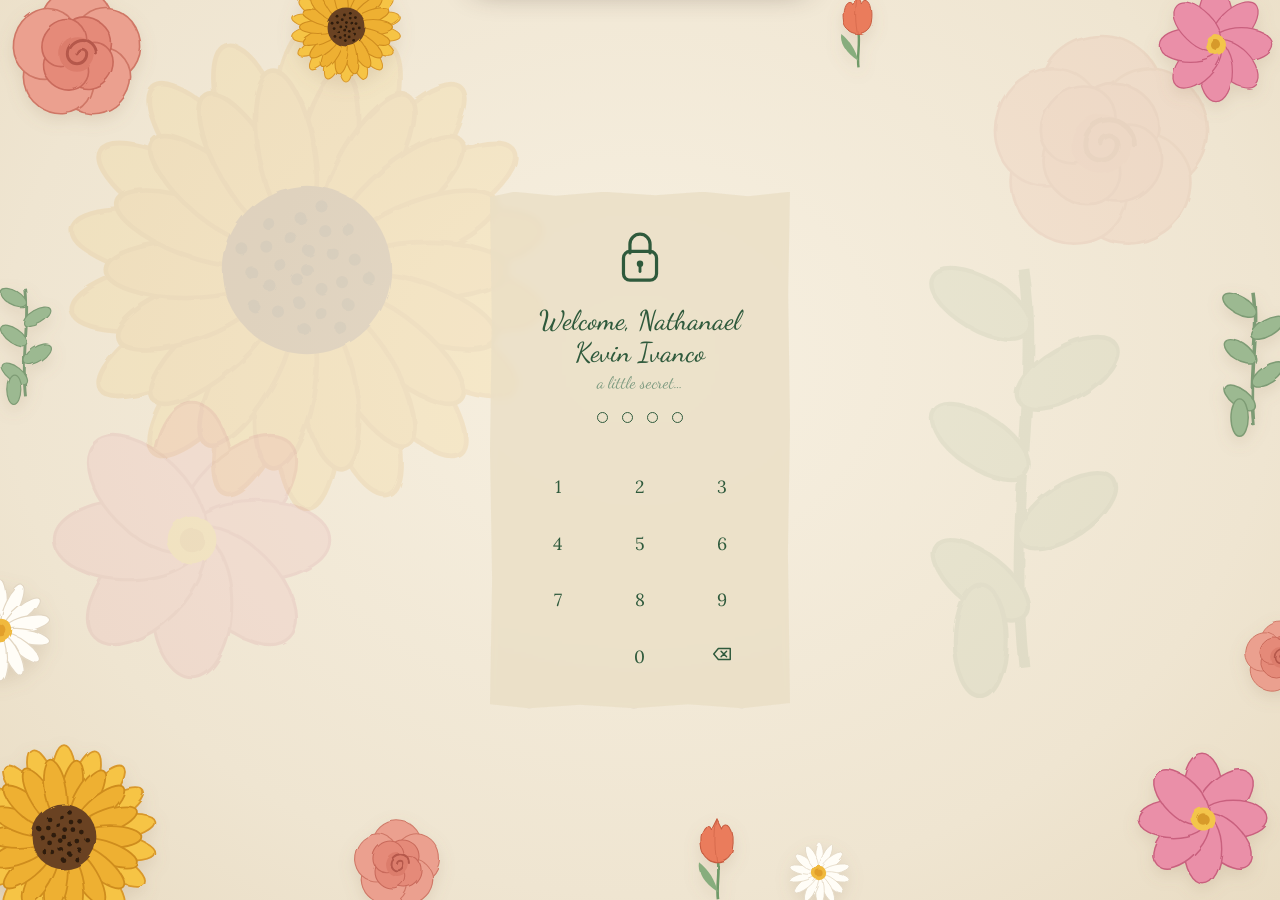
<file: index.html>
<!doctype html>
<html lang="en">
<head>
  <meta charset="utf-8" />
  <meta name="viewport" content="width=device-width, initial-scale=1, viewport-fit=cover" />
  <title>for Vin ♡ 1000 days</title>
  <meta name="description" content="a little secret, only for you." />
  <meta name="theme-color" content="#f4ecdc" />
  <link rel="icon" href="data:image/svg+xml,<svg xmlns='http://www.w3.org/2000/svg' viewBox='0 0 100 100'><text y='.9em' font-size='90'>💌</text></svg>" />
  <link rel="preconnect" href="https://fonts.googleapis.com" />
  <link rel="preconnect" href="https://fonts.gstatic.com" crossorigin />
  <link href="https://fonts.googleapis.com/css2?family=Caveat:wght@400;600&family=Cormorant+Garamond:ital,wght@0,400;0,500;0,600;1,400;1,500&family=Dancing+Script:wght@500;700&family=Jost:wght@400;500&family=Lora:ital@0;1&display=swap" rel="stylesheet" />
  <link rel="stylesheet" href="css/style.css" />
</head>
<body class="intro">

  <!-- shared svg filters -->
  <svg width="0" height="0" style="position:absolute" aria-hidden="true">
    <filter id="wc"><feTurbulence type="fractalNoise" baseFrequency="0.035" numOctaves="2" seed="4"/><feDisplacementMap in="SourceGraphic" scale="5"/></filter>
  </svg>


  <!-- ♪ music pill -->
  <div class="pill" id="pill" aria-label="music player">
    <div class="pill-disc" id="pillDisc"><span></span></div>
    <button class="pill-meta" id="pillMeta" type="button">
      <small id="pillLabel">our song</small>
      <span id="pillTitle">Tap here to play</span>
    </button>
    <button class="pill-btn" id="pillRew" type="button" aria-label="back 10 seconds">
      <svg viewBox="0 0 24 24"><path d="M11 6 4 12l7 6V6Zm9 0-7 6 7 6V6Z"/></svg><i>10</i>
    </button>
    <button class="pill-play" id="pillPlay" type="button" aria-label="play / pause">
      <svg class="i-play" viewBox="0 0 24 24"><path d="M8 5v14l11-7z"/></svg>
      <svg class="i-pause" viewBox="0 0 24 24"><path d="M7 5h4v14H7zM13 5h4v14h-4z"/></svg>
    </button>
    <button class="pill-btn" id="pillFwd" type="button" aria-label="forward 10 seconds">
      <svg viewBox="0 0 24 24"><path d="M13 6l7 6-7 6V6ZM4 6l7 6-7 6V6Z"/></svg><i>10</i>
    </button>
  </div>

  <!-- ================= 1 · LOCK ================= -->
  <section class="scene scene-lock is-active" id="scene-lock">
    <div class="flower-field" id="flowerField" aria-hidden="true"></div>
    <div class="lock-card">
      <div class="padlock" id="padlock" aria-hidden="true">
        <svg viewBox="0 0 64 80">
          <path class="shackle" d="M18 36V24a14 14 0 0 1 28 0v12" fill="none" stroke="currentColor" stroke-width="4.5" stroke-linecap="round"/>
          <rect x="9" y="34" width="46" height="40" rx="9" fill="none" stroke="currentColor" stroke-width="4.5"/>
          <circle cx="32" cy="51" r="4.5" fill="currentColor"/>
          <path d="M32 54v8" stroke="currentColor" stroke-width="4" stroke-linecap="round"/>
        </svg>
      </div>
      <h1 class="lock-title">Welcome, <span id="lockName"></span></h1>
      <p class="lock-sub">a little secret…</p>
      <div class="dots" id="dots"><i></i><i></i><i></i><i></i></div>
      <p class="lock-hint" id="lockHint"></p>
      <div class="keypad" id="keypad">
        <button type="button">1</button><button type="button">2</button><button type="button">3</button>
        <button type="button">4</button><button type="button">5</button><button type="button">6</button>
        <button type="button">7</button><button type="button">8</button><button type="button">9</button>
        <span></span><button type="button">0</button>
        <button type="button" data-k="back" aria-label="delete">
          <svg viewBox="0 0 24 24"><path d="M21 6H8l-5 6 5 6h13z M11 9l6 6 M17 9l-6 6" fill="none" stroke="currentColor" stroke-width="1.6" stroke-linejoin="round" stroke-linecap="round"/></svg>
        </button>
      </div>
    </div>
  </section>

  <!-- ================= 2 · ENVELOPE ================= -->
  <section class="scene scene-envelope" id="scene-envelope">
    <div class="env-stage">
      <button class="envelope" id="envelope" type="button" aria-label="open the envelope">
        <span class="env-back"></span>
        <span class="env-letter">
          <span class="env-letter-lines"></span>
          <span class="env-letter-flower">❀</span>
        </span>
        <span class="env-pocket"></span>
        <span class="env-flap"></span>
        <span class="env-seal"><svg viewBox="0 0 24 24"><path d="M12 20s-7-4.4-7-10a4 4 0 0 1 7-2.6A4 4 0 0 1 19 10c0 5.6-7 10-7 10z"/></svg></span>
      </button>
      <p class="env-tip" id="envTip">for you — tap to open</p>
    </div>
  </section>

  <!-- ================= 3 · LETTER ================= -->
  <section class="scene scene-letter" id="scene-letter">
    <div class="letter-wrap">
      <div class="clip" aria-hidden="true">
        <svg viewBox="0 0 30 80"><path d="M10 70V16a6 6 0 0 1 12 0v52a9 9 0 0 1-18 0V22" fill="none" stroke="#c9a14f" stroke-width="3" stroke-linecap="round"/></svg>
      </div>
      <div class="letter-shadow">
        <article class="letter">
          <div class="letter-in">
            <header class="letter-head">
              <div class="addr">
                <p><small>to:</small> <span id="letterTo"></span></p>
                <p><small>from:</small> <span id="letterFrom"></span></p>
              </div>
              <div class="stamp" aria-hidden="true">
                <div class="stamp-in"><img src="assets/photos/p6.jpg" alt="" /><small>1000 days</small></div>
              </div>
            </header>
            <div class="ruled" id="letterBody"></div>
            <p class="signoff" id="letterSign"></p>
            <aside class="lyrics" id="lyrics">
              <span class="lyrics-note">♪</span>
              <div id="lyricsLines"></div>
              <small id="lyricsSong"></small>
            </aside>
          </div>
        </article>
      </div>
      <div class="letter-actions">
        <button class="ghost-btn" id="skipLetter" type="button">show the whole letter</button>
        <button class="solid-btn" id="toWorld" type="button">there's more for you&nbsp; ♡</button>
      </div>
    </div>
  </section>

  <!-- ================= 4+ · THE LITTLE WORLD ================= -->
  <main class="world" id="world">
    <div class="floaters" id="floaters" aria-hidden="true"></div>

    <header class="topbar">
      <span class="brand">1000 days.</span>
      <span class="topnote"><i></i> a keepsake for my favourite person</span>
    </header>

    <!-- hero -->
    <section class="hero" id="hero">
      <p class="kicker">ILY <span class="js-to"></span> · this is only for you</p>
      <h2 class="hero-title">You have no idea how much I love you <span class="lt">&lt;3</span></h2>
      <p class="hero-sub">So I made you a little world.<br />Every piece of it says you.</p>
      <div class="stack" id="stack" title="tap me"></div>
      <p class="stack-tip">tap the photos ↺</p>
      <a class="solid-btn" href="#counter">Unwrap your surprise&nbsp; ↓</a>
      <p class="madeby">Made with love, by <span class="js-from"></span></p>
    </section>

    <!-- counter -->
    <section class="counter reveal" id="counter">
      <p class="eyebrow">we've been us for</p>
      <div class="count-grid">
        <div><b id="cDays">0</b><span>days</span></div>
        <div><b id="cHours">0</b><span>hours</span></div>
        <div><b id="cMins">0</b><span>minutes</span></div>
        <div><b id="cSecs">0</b><span>seconds</span></div>
      </div>
      <p class="count-note" id="countNote"></p>
      <ul class="count-facts">
        <li><b id="fHours"></b> hours of choosing each other</li>
        <li><b id="fBeats"></b> of my heartbeats (approx.) — all yours</li>
        <li><b>∞</b> times I'd do it all again</li>
      </ul>
    </section>

    <!-- polaroids -->
    <section class="gallery reveal" id="gallery">
      <p class="eyebrow">little pieces of us</p>
      <h3 class="section-title">our wall of favourites</h3>
      <div class="wall" id="wall"></div>
    </section>

    <!-- certificate -->
    <section class="cert-section reveal" id="certSection">
      <p class="eyebrow">official business</p>
      <div class="cert-scroll">
        <div class="cert" id="cert">
          <div class="cert-frame">
            <span class="corner tl"></span><span class="corner tr"></span><span class="corner bl"></span><span class="corner br"></span>
            <p class="cert-kicker" id="certKicker"></p>
            <h3 class="cert-title" id="certTitle"></h3>
            <p class="cert-sub" id="certSub"></p>
            <div class="cert-orn">— ❦ —</div>
            <p class="cert-lead" id="certLead"></p>
            <p class="cert-name js-to"></p>
            <p class="cert-line" id="certLine"></p>
            <div class="cert-foot">
              <div class="cert-col"><p class="cert-date" id="certDate"></p><small>made official on</small></div>
              <div class="seal" aria-hidden="true">
                <svg viewBox="0 0 120 120" id="sealSvg"></svg>
              </div>
              <div class="cert-col"><p class="cert-sign js-from"></p><small>signed with all my love</small></div>
            </div>
            <p class="cert-footer" id="certFooter"></p>
          </div>
        </div>
      </div>
      <button class="ghost-btn" id="saveCert" type="button">⤓&nbsp; Save your certificate</button>
    </section>

    <!-- mixtape -->
    <section class="mixtape reveal" id="mixtape">
      <p class="eyebrow">press play</p>
      <h3 class="section-title">a mixtape, just for you</h3>
      <div class="cassette" id="cassette">
        <div class="cas-label">
          <span class="cas-title" id="casLabel"></span>
          <span class="cas-lines"></span>
          <div class="cas-window">
            <span class="reel"></span><span class="cas-tape"></span><span class="reel"></span>
          </div>
        </div>
        <div class="cas-bottom"><i></i><i></i><i></i><i></i></div>
      </div>
      <div class="deck">
        <button type="button" id="mixPrev" aria-label="previous track">⏮</button>
        <button type="button" id="mixPlay" class="deck-play" aria-label="play mixtape">▶</button>
        <button type="button" id="mixNext" aria-label="next track">⏭</button>
      </div>
      <ol class="tracks" id="tracks"></ol>
      <div class="liner">
        <p id="linerNote"></p>
      </div>
    </section>

    <!-- riddle -->
    <section class="riddle-section reveal" id="riddle">
      <p class="eyebrow">one more thing…</p>
      <h3 class="section-title">your next gift is hiding behind a riddle</h3>
      <div class="riddle-card" id="riddleCard">
        <div class="riddle-q" id="riddleQ"></div>
        <form class="riddle-form" id="riddleForm" autocomplete="off">
          <input id="riddleInput" type="text" placeholder="type your answer…" aria-label="your answer" />
          <button class="solid-btn" type="submit">unlock</button>
        </form>
        <p class="riddle-hint" id="riddleHint"></p>
      </div>
      <div class="coupon-zone" id="couponZone">
        <div class="coupon" id="coupon">
          <div class="cp-main">
            <small class="cp-kicker">gift coupon · for <span class="js-nick"></span></small>
            <p class="cp-title" id="cpTitle"></p>
            <p class="cp-amount" id="cpAmount"></p>
            <p class="cp-fine" id="cpFine"></p>
          </div>
          <div class="cp-stub">
            <small>admit one</small>
            <b>♡</b>
            <small id="cpSerial"></small>
          </div>
        </div>
        <p class="cp-redeem" id="cpRedeem"></p>
        <button class="ghost-btn" id="saveCoupon" type="button">⤓&nbsp; Save your coupon</button>
      </div>
    </section>

    <!-- finale -->
    <section class="finale reveal" id="finale">
      <p class="finale-script">here's to the next 1000 days</p>
      <p class="finale-sub">and the thousand after that…</p>
      <p class="finale-day" id="finaleDay"></p>
      <div class="finale-actions">
        <button class="ghost-btn" id="rereadLetter" type="button">read the letter again</button>
        <button class="ghost-btn" id="restart" type="button">start from the very beginning ↺</button>
      </div>
      <p class="madeby">forever yours, <span class="js-from"></span> ♡</p>
    </section>
  </main>

  <!-- back / next -->
  <nav class="step-nav" id="stepNav" aria-label="back and next">
    <button type="button" id="navBack" aria-label="back">‹&nbsp; back</button>
    <span id="navCount"></span>
    <button type="button" id="navNext" aria-label="next">next &nbsp;›</button>
  </nav>

  <!-- lightbox -->
  <div class="lightbox" id="lightbox" role="dialog" aria-modal="true" aria-label="photo">
    <figure class="lb-polaroid" id="lbFig"></figure>
    <p class="lb-tip">tap anywhere to close</p>
  </div>

  <canvas id="fx" aria-hidden="true"></canvas>

  <script src="js/config.js"></script>
  <script src="js/vendor/html2canvas.min.js" defer></script>
  <script src="js/app.js" defer></script>
</body>
</html>
</file>
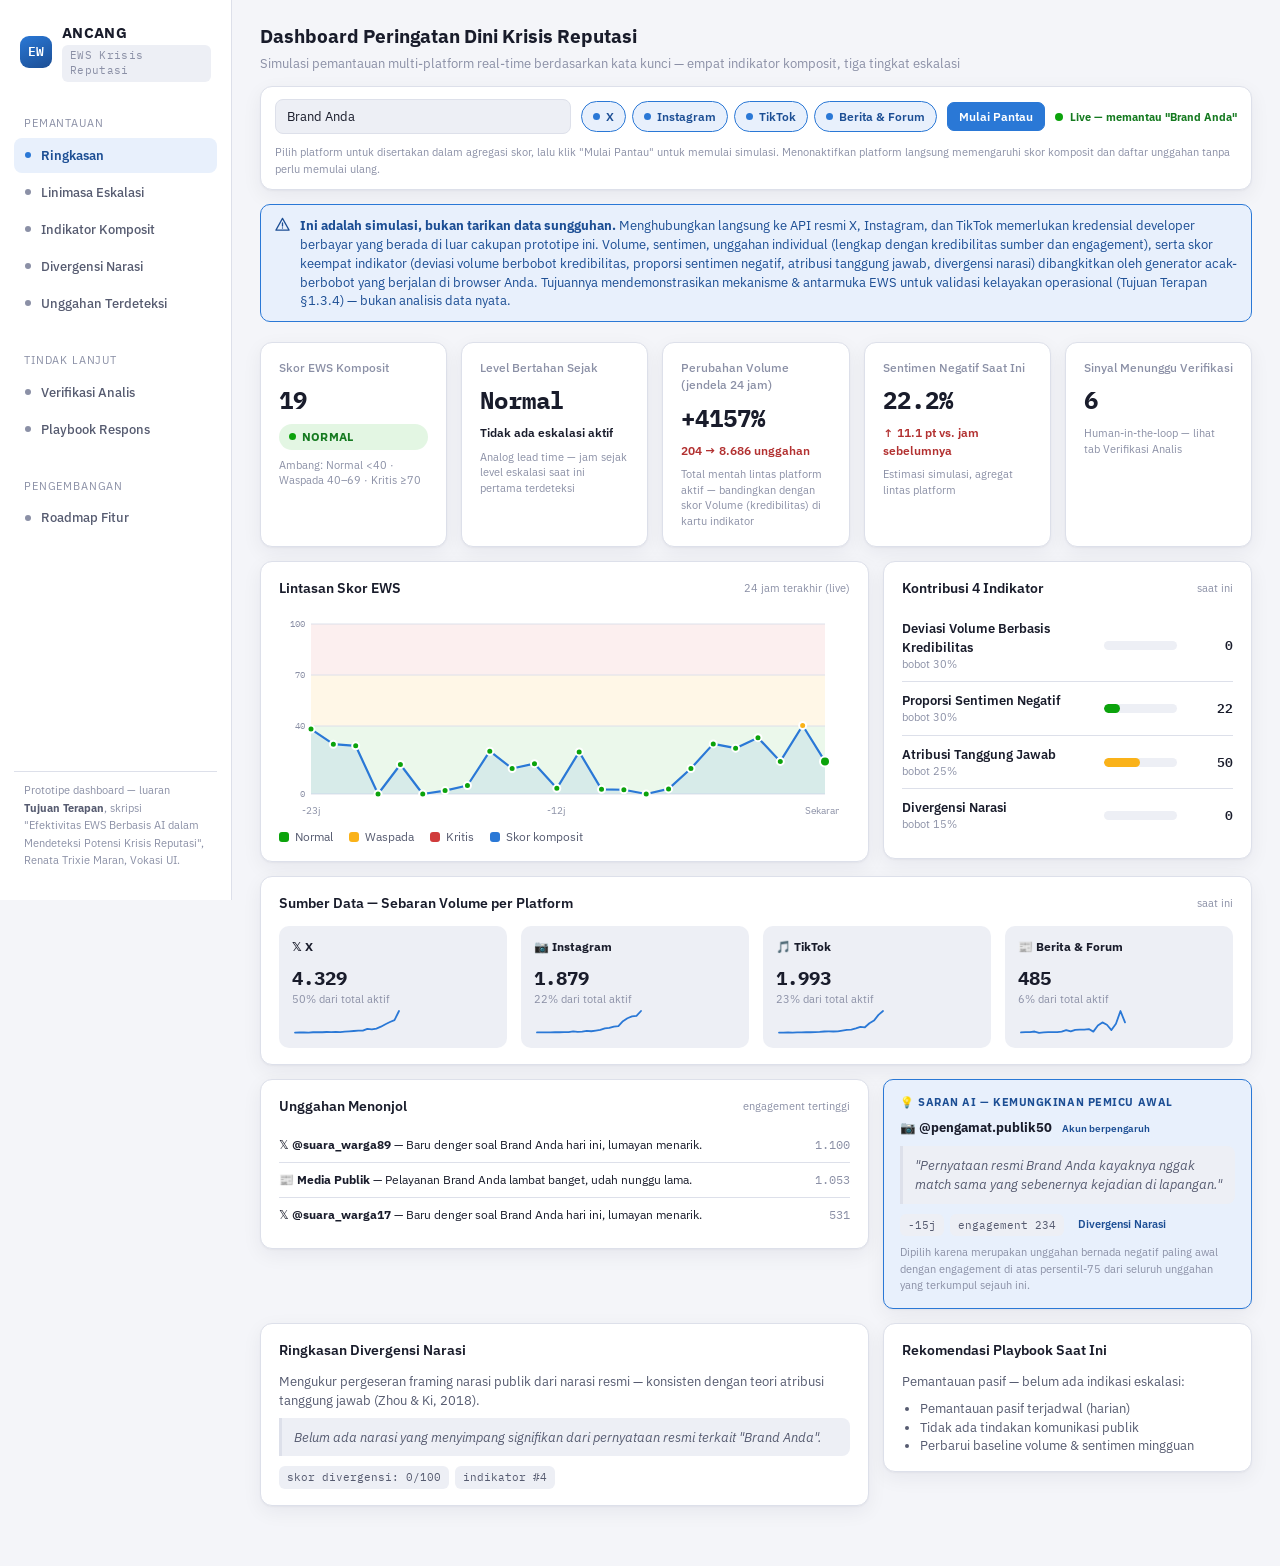
<file: ews-dashboard/index.html>
<!DOCTYPE html>
<html lang="id">
<head>
<meta charset="UTF-8">
<meta name="viewport" content="width=device-width, initial-scale=1.0">
<title>ANCANG — Prototipe Dashboard Early Warning System PR</title>
<link rel="preconnect" href="https://fonts.googleapis.com">
<link rel="preconnect" href="https://fonts.gstatic.com" crossorigin>
<link href="https://fonts.googleapis.com/css2?family=IBM+Plex+Sans:wght@400;500;600;700&family=IBM+Plex+Mono:wght@400;500;600&display=swap" rel="stylesheet">
<style>
  :root{
    --bg:#f4f5f9;
    --surface:#ffffff;
    --surface-2:#edeff5;
    --border:#dde0ea;
    --text:#191c2b;
    --text-2:#565b70;
    --text-muted:#8b90a6;
    --accent:#2a78d6;
    --accent-soft:#e8f0fc;
    --accent-ink:#1c4e94;
    --good:#0ca30c;
    --good-ink:#157a20;
    --good-soft:#e3f6e3;
    --warn:#fab219;
    --warn-ink:#8a5a00;
    --warn-soft:#fdf1d8;
    --crit:#d03b3b;
    --crit-ink:#b23030;
    --crit-soft:#fbe6e3;
    --shadow: 0 1px 2px rgba(20,22,45,0.04), 0 6px 20px rgba(20,22,45,0.06);
    --font-ui: 'IBM Plex Sans', system-ui, -apple-system, 'Segoe UI', sans-serif;
    --font-mono: 'IBM Plex Mono', 'SFMono-Regular', Consolas, monospace;
  }
  @media (prefers-color-scheme: dark){
    :root:not([data-theme="light"]){
      --bg:#12131c;
      --surface:#191b28;
      --surface-2:#20222f;
      --border:#2c2f42;
      --text:#eceefb;
      --text-2:#b1b4cc;
      --text-muted:#767ba0;
      --accent:#3987e5;
      --accent-soft:#1c2a42;
      --accent-ink:#9cc0f5;
      --good:#0ca30c;
      --good-ink:#3ecf5c;
      --good-soft:#173321;
      --warn:#fab219;
      --warn-ink:#fab219;
      --warn-soft:#3a2c11;
      --crit:#d03b3b;
      --crit-ink:#f0776a;
      --crit-soft:#3d1e1a;
      --shadow: 0 1px 2px rgba(0,0,0,0.3), 0 8px 24px rgba(0,0,0,0.35);
    }
  }
  :root[data-theme="dark"]{
    --bg:#12131c;
    --surface:#191b28;
    --surface-2:#20222f;
    --border:#2c2f42;
    --text:#eceefb;
    --text-2:#b1b4cc;
    --text-muted:#767ba0;
    --accent:#3987e5;
    --accent-soft:#1c2a42;
    --accent-ink:#9cc0f5;
    --good:#0ca30c;
    --good-ink:#3ecf5c;
    --good-soft:#173321;
    --warn:#fab219;
    --warn-ink:#fab219;
    --warn-soft:#3a2c11;
    --crit:#d03b3b;
    --crit-ink:#f0776a;
    --crit-soft:#3d1e1a;
    --shadow: 0 1px 2px rgba(0,0,0,0.3), 0 8px 24px rgba(0,0,0,0.35);
  }
  *{box-sizing:border-box;}
  html,body{margin:0;padding:0;}
  body{
    background:var(--bg);
    color:var(--text);
    font-family:var(--font-ui);
    font-size:14px;
    line-height:1.5;
  }
  ::selection{background:var(--accent-soft);color:var(--accent-ink);}
  h1,h2,h3,h4{font-family:var(--font-ui);margin:0;text-wrap:balance;}
  p{margin:0;}
  .mono{font-family:var(--font-mono);font-variant-numeric:tabular-nums;}
  .app{display:grid;grid-template-columns:232px 1fr;min-height:100vh;}

  /* ---------- Sidebar ---------- */
  .sidebar{
    background:var(--surface);
    border-right:1px solid var(--border);
    padding:20px 14px;
    display:flex;flex-direction:column;
    gap:22px;
    position:sticky;top:0;height:100vh;
    overflow-y:auto;
  }
  .brand{display:flex;align-items:center;gap:10px;padding:2px 6px;}
  .brand-mark{
    width:32px;height:32px;border-radius:9px;
    background:linear-gradient(155deg,var(--accent),var(--accent-ink));
    display:flex;align-items:center;justify-content:center;
    color:#fff;font-family:var(--font-mono);font-weight:600;font-size:13px;
    flex-shrink:0;
  }
  .brand-text .name{font-weight:700;font-size:15px;letter-spacing:0.02em;}
  .brand-text .tag{font-size:10.5px;color:var(--text-muted);letter-spacing:0.03em;}

  .nav{display:flex;flex-direction:column;gap:2px;}
  .nav-label{font-size:10.5px;text-transform:uppercase;letter-spacing:0.08em;color:var(--text-muted);padding:10px 10px 4px;}
  .nav-item{
    display:flex;align-items:center;gap:10px;
    padding:8px 10px;border-radius:8px;cursor:pointer;
    color:var(--text-2);font-size:13px;font-weight:500;
    border:1px solid transparent;
    background:none;text-align:left;width:100%;font-family:var(--font-ui);
  }
  .nav-item:hover{background:var(--surface-2);color:var(--text);}
  .nav-item.active{background:var(--accent-soft);color:var(--accent-ink);font-weight:600;}
  .nav-item .dot{width:6px;height:6px;border-radius:50%;background:var(--text-muted);flex-shrink:0;}
  .nav-item.active .dot{background:var(--accent);}

  .sidebar-foot{margin-top:auto;padding:10px;border-top:1px solid var(--border);font-size:11px;color:var(--text-muted);line-height:1.6;}
  .sidebar-foot b{color:var(--text-2);}

  /* ---------- Main ---------- */
  .main{padding:22px 28px 60px;max-width:1180px;}
  .topbar{margin-bottom:14px;}
  .topbar h1{font-size:19px;font-weight:700;}
  .topbar .sub{font-size:12.5px;color:var(--text-muted);margin-top:3px;}

  /* ---------- Query bar ---------- */
  .query-bar{
    display:flex;align-items:center;gap:10px;flex-wrap:wrap;
    background:var(--surface);border:1px solid var(--border);
    border-radius:12px;padding:12px 14px;box-shadow:var(--shadow);
    margin-bottom:14px;
  }
  .query-bar input[type="text"]{
    flex:1 1 240px;min-width:200px;
    border:1px solid var(--border);border-radius:8px;
    padding:8px 11px;font-family:var(--font-ui);font-size:13px;
    background:var(--surface-2);color:var(--text);outline:none;
  }
  .query-bar input[type="text"]:focus{border-color:var(--accent);}
  .platform-chips{display:flex;gap:6px;flex-wrap:wrap;}
  .chip-toggle{
    display:inline-flex;align-items:center;gap:6px;
    padding:7px 11px;border-radius:999px;
    border:1px solid var(--border);background:var(--surface-2);
    font-size:11.5px;font-weight:600;color:var(--text-2);
    cursor:pointer;user-select:none;font-family:var(--font-ui);
  }
  .chip-toggle .sw{width:7px;height:7px;border-radius:50%;background:var(--text-muted);flex-shrink:0;}
  .chip-toggle.on{background:var(--accent-soft);color:var(--accent-ink);border-color:var(--accent);}
  .chip-toggle.on .sw{background:var(--accent);}
  .live-pill{display:inline-flex;align-items:center;gap:7px;font-size:11px;font-weight:700;color:var(--good-ink);white-space:nowrap;}
  .live-pill .pulse{width:8px;height:8px;border-radius:50%;background:var(--good);animation:blink 1.3s ease-in-out infinite;}
  .live-pill.paused{color:var(--text-muted);}
  .live-pill.paused .pulse{background:var(--text-muted);animation:none;}
  @keyframes blink{0%,100%{opacity:1;}50%{opacity:0.3;}}
  @media (prefers-reduced-motion: reduce){ .live-pill .pulse{animation:none;} }
  .query-hint{width:100%;font-size:11px;color:var(--text-muted);}

  .banner{
    display:flex;gap:10px;align-items:flex-start;
    background:var(--accent-soft);border:1px solid var(--accent);
    border-radius:10px;padding:11px 14px;margin-bottom:20px;
    font-size:12.5px;color:var(--accent-ink);
  }
  .banner svg{flex-shrink:0;margin-top:1px;}

  .tab-panel{display:none;}
  .tab-panel.active{display:block;}

  .grid{display:grid;gap:14px;}
  .kpi-row{grid-template-columns:repeat(5,1fr);}
  @media(max-width:1050px){.kpi-row{grid-template-columns:repeat(2,1fr);}}

  .card{
    background:var(--surface);border:1px solid var(--border);
    border-radius:12px;padding:16px 18px;box-shadow:var(--shadow);
  }
  .card-h{display:flex;align-items:center;justify-content:space-between;margin-bottom:12px;gap:8px;}
  .card-h h3{font-size:13.5px;font-weight:600;}
  .card-h .hint{font-size:11px;color:var(--text-muted);}

  .kpi{display:flex;flex-direction:column;gap:6px;}
  .kpi .label{font-size:11.5px;color:var(--text-muted);font-weight:500;}
  .kpi .value{font-size:24px;font-weight:700;font-family:var(--font-mono);}
  .kpi .delta{font-size:11.5px;font-weight:600;display:flex;align-items:center;gap:4px;}
  .kpi .delta.up{color:var(--crit-ink);}
  .kpi .delta.down{color:var(--good-ink);}
  .kpi .foot{font-size:10.5px;color:var(--text-muted);margin-top:2px;}

  .badge{
    display:inline-flex;align-items:center;gap:6px;
    padding:4px 10px;border-radius:999px;font-size:11.5px;font-weight:700;
    letter-spacing:0.02em;
  }
  .badge .dot{width:7px;height:7px;border-radius:50%;}
  .badge.normal{background:var(--good-soft);color:var(--good-ink);}
  .badge.normal .dot{background:var(--good);}
  .badge.waspada{background:var(--warn-soft);color:var(--warn-ink);}
  .badge.waspada .dot{background:var(--warn);}
  .badge.kritis{background:var(--crit-soft);color:var(--crit-ink);}
  .badge.kritis .dot{background:var(--crit);}

  .two-col{grid-template-columns:1.65fr 1fr;align-items:start;}
  @media(max-width:900px){.two-col{grid-template-columns:1fr;}}

  .legend{display:flex;gap:16px;flex-wrap:wrap;font-size:11.5px;color:var(--text-2);margin-top:8px;}
  .legend .item{display:flex;align-items:center;gap:6px;}
  .legend .sw{width:10px;height:10px;border-radius:3px;}

  .indicator-row{display:flex;align-items:center;gap:12px;padding:9px 0;border-bottom:1px solid var(--border);}
  .indicator-row:last-child{border-bottom:none;}
  .indicator-row .meta{width:190px;flex-shrink:0;}
  .indicator-row .meta .t{font-size:12.5px;font-weight:600;}
  .indicator-row .meta .w{font-size:10.5px;color:var(--text-muted);}
  .bartrack{flex:1;height:9px;border-radius:5px;background:var(--surface-2);overflow:hidden;}
  .barfill{height:100%;border-radius:5px;transition:width 0.4s ease;}
  .indicator-row .val{width:44px;text-align:right;font-family:var(--font-mono);font-weight:600;font-size:12.5px;flex-shrink:0;}

  .section-title{font-size:12px;text-transform:uppercase;letter-spacing:0.06em;color:var(--text-muted);font-weight:600;margin:26px 0 10px;}
  .section-title:first-child{margin-top:0;}

  table{width:100%;border-collapse:collapse;font-size:12.5px;}
  th{text-align:left;font-size:10.5px;text-transform:uppercase;letter-spacing:0.05em;color:var(--text-muted);font-weight:600;padding:0 10px 8px;}
  td{padding:10px;border-top:1px solid var(--border);vertical-align:top;}
  tr td:first-child, th:first-child{padding-left:0;}

  .pill{display:inline-block;padding:2px 8px;border-radius:6px;font-size:10.5px;font-weight:600;}
  .pill.pending{background:var(--warn-soft);color:var(--warn-ink);}
  .pill.confirmed{background:var(--crit-soft);color:var(--crit-ink);}
  .pill.dismissed{background:var(--surface-2);color:var(--text-muted);}
  .pill.info{background:var(--accent-soft);color:var(--accent-ink);}

  .cred-badge{display:inline-flex;align-items:center;gap:5px;font-size:10px;font-weight:600;padding:2px 7px;border-radius:6px;white-space:nowrap;}
  .cred-badge.biasa{background:var(--surface-2);color:var(--text-muted);}
  .cred-badge.pengaruh{background:var(--accent-soft);color:var(--accent-ink);}
  .cred-badge.media{background:var(--accent);color:#fff;}

  .btn{
    border:1px solid var(--border);background:var(--surface);color:var(--text);
    padding:6px 11px;border-radius:7px;font-size:11.5px;font-weight:600;
    cursor:pointer;font-family:var(--font-ui);white-space:nowrap;
  }
  .btn:hover{background:var(--surface-2);}
  .btn.primary{background:var(--accent);border-color:var(--accent);color:#fff;}
  .btn.primary:hover{background:var(--accent-ink);}
  .btn.ghost{background:none;}
  .btn:disabled{opacity:0.45;cursor:default;}
  .btn-row{display:flex;gap:6px;}

  .sort-toggle{display:flex;gap:6px;margin-bottom:14px;}
  .sort-toggle button.on{background:var(--accent-soft);color:var(--accent-ink);border-color:var(--accent);}

  .narr-grid{grid-template-columns:1fr 1fr;gap:14px;}
  @media(max-width:800px){.narr-grid{grid-template-columns:1fr;}}
  .quote{
    background:var(--surface-2);border-left:3px solid var(--border);
    border-radius:0 8px 8px 0;padding:10px 12px;font-size:12.5px;
    color:var(--text-2);font-style:italic;margin-top:8px;
  }
  .tagrow{display:flex;gap:6px;flex-wrap:wrap;margin-top:10px;align-items:center;}
  .tag{background:var(--surface-2);border-radius:6px;padding:3px 8px;font-size:11px;color:var(--text-2);font-family:var(--font-mono);}

  .ai-suggest{background:var(--accent-soft);border:1px solid var(--accent);border-radius:10px;padding:14px 16px;}
  .ai-suggest .lbl{font-size:11px;font-weight:700;color:var(--accent-ink);text-transform:uppercase;letter-spacing:0.05em;margin-bottom:8px;display:flex;align-items:center;gap:6px;}

  .post-compact-row{display:flex;justify-content:space-between;gap:10px;font-size:12px;padding:8px 0;border-bottom:1px solid var(--border);}
  .post-compact-row:last-child{border-bottom:none;}

  .playbook-level{border-radius:10px;padding:14px 16px;margin-bottom:12px;border:1px solid var(--border);}
  .playbook-level h4{font-size:13.5px;margin-bottom:8px;}
  .playbook-level ul{margin:0;padding-left:18px;font-size:12.5px;color:var(--text-2);}
  .playbook-level li{margin-bottom:4px;}

  .roadmap-cat{margin-bottom:22px;}
  .roadmap-cat h4{font-size:13px;color:var(--accent-ink);margin-bottom:10px;display:flex;align-items:center;gap:8px;}
  .roadmap-cat h4::before{content:"";width:16px;height:2px;background:var(--accent);display:inline-block;}
  .roadmap-grid{grid-template-columns:repeat(2,1fr);}
  @media(max-width:900px){.roadmap-grid{grid-template-columns:1fr;}}
  .idea{background:var(--surface-2);border-radius:10px;padding:12px 14px;}
  .idea .t{font-size:12.5px;font-weight:700;margin-bottom:5px;}
  .idea .d{font-size:12px;color:var(--text-2);margin-bottom:6px;}
  .idea .gap{font-size:11px;color:var(--text-muted);padding-top:6px;border-top:1px dashed var(--border);}
  .idea .gap b{color:var(--text-2);}

  .platform-grid{grid-template-columns:repeat(4,1fr);}
  @media(max-width:800px){.platform-grid{grid-template-columns:repeat(2,1fr);}}
  .plat-tile{background:var(--surface-2);border-radius:10px;padding:12px 13px;}
  .plat-tile .ph{display:flex;align-items:center;justify-content:space-between;margin-bottom:8px;}
  .plat-tile .pname{font-size:12px;font-weight:700;display:flex;align-items:center;gap:6px;}
  .plat-tile .pname .off-tag{font-size:9.5px;font-weight:600;color:var(--text-muted);background:var(--surface);border:1px solid var(--border);border-radius:5px;padding:1px 5px;}
  .plat-tile .pshare{font-size:10.5px;color:var(--text-muted);}
  .plat-tile .pval{font-family:var(--font-mono);font-size:19px;font-weight:700;}
  .plat-tile.off{opacity:0.45;}

  .svg-wrap{width:100%;overflow-x:auto;}
  .svg-wrap svg{display:block;}
  .table-wrap{overflow-x:auto;}

  .sparkline{display:block;}
</style>
</head>
<body>
<div class="app">

  <!-- ================= SIDEBAR ================= -->
  <div class="sidebar">
    <div class="brand">
      <div class="brand-mark">EW</div>
      <div class="brand-text">
        <div class="name">ANCANG</div>
        <div class="tag">EWS Krisis Reputasi</div>
      </div>
    </div>

    <div class="nav">
      <div class="nav-label">Pemantauan</div>
      <button class="nav-item active" data-tab="ringkasan"><span class="dot"></span>Ringkasan</button>
      <button class="nav-item" data-tab="linimasa"><span class="dot"></span>Linimasa Eskalasi</button>
      <button class="nav-item" data-tab="indikator"><span class="dot"></span>Indikator Komposit</button>
      <button class="nav-item" data-tab="narasi"><span class="dot"></span>Divergensi Narasi</button>
      <button class="nav-item" data-tab="posts"><span class="dot"></span>Unggahan Terdeteksi</button>
    </div>
    <div class="nav">
      <div class="nav-label">Tindak Lanjut</div>
      <button class="nav-item" data-tab="verifikasi"><span class="dot"></span>Verifikasi Analis</button>
      <button class="nav-item" data-tab="playbook"><span class="dot"></span>Playbook Respons</button>
    </div>
    <div class="nav">
      <div class="nav-label">Pengembangan</div>
      <button class="nav-item" data-tab="roadmap"><span class="dot"></span>Roadmap Fitur</button>
    </div>

    <div class="sidebar-foot">
      Prototipe dashboard — luaran <b>Tujuan Terapan</b>, skripsi<br>
      "Efektivitas EWS Berbasis AI dalam Mendeteksi Potensi Krisis Reputasi", Renata Trixie Maran, Vokasi UI.
    </div>
  </div>

  <!-- ================= MAIN ================= -->
  <div class="main">

    <div class="topbar">
      <h1>Dashboard Peringatan Dini Krisis Reputasi</h1>
      <div class="sub">Simulasi pemantauan multi-platform real-time berdasarkan kata kunci — empat indikator komposit, tiga tingkat eskalasi</div>
    </div>

    <div class="query-bar">
      <input type="text" id="keyword-input" value="Brand Anda" maxlength="60" placeholder="Masukkan kata kunci, merek, produk, atau tokoh...">
      <div class="platform-chips" id="platform-chips">
        <button class="chip-toggle on" data-platform="x"><span class="sw"></span>X</button>
        <button class="chip-toggle on" data-platform="instagram"><span class="sw"></span>Instagram</button>
        <button class="chip-toggle on" data-platform="tiktok"><span class="sw"></span>TikTok</button>
        <button class="chip-toggle on" data-platform="berita"><span class="sw"></span>Berita &amp; Forum</button>
      </div>
      <button class="btn primary" id="start-btn">Mulai Pantau</button>
      <span class="live-pill paused" id="live-pill"><span class="pulse"></span><span id="live-pill-text">Belum dimulai</span></span>
      <div class="query-hint">Pilih platform untuk disertakan dalam agregasi skor, lalu klik "Mulai Pantau" untuk memulai simulasi. Menonaktifkan platform langsung memengaruhi skor komposit dan daftar unggahan tanpa perlu memulai ulang.</div>
    </div>

    <div class="banner" id="global-banner">
      <svg width="15" height="15" viewBox="0 0 16 16" fill="none"><path d="M8 1.5 15 14H1L8 1.5Z" stroke="currentColor" stroke-width="1.3" stroke-linejoin="round"/><path d="M8 6.3v3.4M8 11.7v.1" stroke="currentColor" stroke-width="1.4" stroke-linecap="round"/></svg>
      <div><b>Ini adalah simulasi, bukan tarikan data sungguhan.</b> Menghubungkan langsung ke API resmi X, Instagram, dan TikTok memerlukan kredensial developer berbayar yang berada di luar cakupan prototipe ini. Volume, sentimen, unggahan individual (lengkap dengan kredibilitas sumber dan engagement), serta skor keempat indikator (deviasi volume berbobot kredibilitas, proporsi sentimen negatif, atribusi tanggung jawab, divergensi narasi) dibangkitkan oleh generator acak-berbobot yang berjalan di browser Anda. Tujuannya mendemonstrasikan mekanisme &amp; antarmuka EWS untuk validasi kelayakan operasional (Tujuan Terapan §1.3.4) — bukan analisis data nyata.</div>
    </div>

    <!-- ========== TAB: RINGKASAN ========== -->
    <div class="tab-panel active" id="tab-ringkasan">

      <div class="grid kpi-row">
        <div class="card kpi">
          <div class="label">Skor EWS Komposit</div>
          <div class="value" id="kpi-score">–</div>
          <span class="badge normal" id="kpi-badge"><span class="dot"></span>—</span>
          <div class="foot">Ambang: Normal &lt;40 · Waspada 40–69 · Kritis ≥70</div>
        </div>
        <div class="card kpi">
          <div class="label">Level Bertahan Sejak</div>
          <div class="value" id="kpi-since">–</div>
          <div class="delta" id="kpi-since-delta"></div>
          <div class="foot">Analog lead time — jam sejak level eskalasi saat ini pertama terdeteksi</div>
        </div>
        <div class="card kpi">
          <div class="label">Perubahan Volume (jendela 24 jam)</div>
          <div class="value" id="kpi-volchange">–</div>
          <div class="delta" id="kpi-volchange-delta"></div>
          <div class="foot">Total mentah lintas platform aktif — bandingkan dengan skor Volume (kredibilitas) di kartu indikator</div>
        </div>
        <div class="card kpi">
          <div class="label">Sentimen Negatif Saat Ini</div>
          <div class="value" id="kpi-sent">–</div>
          <div class="delta" id="kpi-sent-delta"></div>
          <div class="foot">Estimasi simulasi, agregat lintas platform</div>
        </div>
        <div class="card kpi">
          <div class="label">Sinyal Menunggu Verifikasi</div>
          <div class="value" id="kpi-pending">0</div>
          <div class="foot">Human-in-the-loop — lihat tab Verifikasi Analis</div>
        </div>
      </div>

      <div class="grid two-col" style="margin-top:14px;">
        <div class="card">
          <div class="card-h">
            <h3>Lintasan Skor EWS</h3>
            <span class="hint" id="chart-main-hint">24 jam terakhir (live)</span>
          </div>
          <div id="chart-main" class="svg-wrap"></div>
          <div class="legend">
            <div class="item"><span class="sw" style="background:var(--good);"></span>Normal</div>
            <div class="item"><span class="sw" style="background:var(--warn);"></span>Waspada</div>
            <div class="item"><span class="sw" style="background:var(--crit);"></span>Kritis</div>
            <div class="item"><span class="sw" style="background:var(--accent);"></span>Skor komposit</div>
          </div>
        </div>

        <div class="card">
          <div class="card-h">
            <h3>Kontribusi 4 Indikator</h3>
            <span class="hint">saat ini</span>
          </div>
          <div id="indicator-mini"></div>
        </div>
      </div>

      <div class="grid" style="grid-template-columns:1fr;margin-top:14px;">
        <div class="card">
          <div class="card-h">
            <h3>Sumber Data — Sebaran Volume per Platform</h3>
            <span class="hint" id="platform-hint">saat ini</span>
          </div>
          <div class="grid platform-grid" id="platform-tiles"></div>
        </div>
      </div>

      <div class="grid two-col" style="margin-top:14px;">
        <div class="card">
          <div class="card-h"><h3>Unggahan Menonjol</h3><span class="hint">engagement tertinggi</span></div>
          <div class="post-list-compact" id="posts-mini-list"></div>
        </div>
        <div class="card ai-suggest" id="trigger-suggestion"></div>
      </div>

      <div class="grid two-col" style="margin-top:14px;">
        <div class="card">
          <div class="card-h"><h3>Ringkasan Divergensi Narasi</h3></div>
          <p style="color:var(--text-2);font-size:12.5px;" id="narr-summary-text">Mengukur pergeseran framing narasi publik dari narasi resmi — konsisten dengan teori atribusi tanggung jawab (Zhou &amp; Ki, 2018).</p>
          <div class="quote" id="narr-summary-quote">—</div>
          <div class="tagrow"><span class="tag" id="narr-summary-score">skor divergensi: —</span><span class="tag">indikator #4</span></div>
        </div>
        <div class="card">
          <div class="card-h"><h3>Rekomendasi Playbook Saat Ini</h3></div>
          <p style="color:var(--text-2);font-size:12.5px;margin-bottom:8px;" id="playbook-mini-lead">—</p>
          <ul style="margin:0;padding-left:18px;font-size:12.5px;color:var(--text-2);" id="playbook-mini-list"></ul>
        </div>
      </div>
    </div>

    <!-- ========== TAB: LINIMASA ========== -->
    <div class="tab-panel" id="tab-linimasa">
      <div class="card">
        <div class="card-h">
          <h3>Linimasa Volume Percakapan &amp; Skor Eskalasi</h3>
          <span class="hint">24 jam terakhir (live)</span>
        </div>
        <div id="chart-timeline" class="svg-wrap"></div>
        <div class="legend">
          <div class="item"><span class="sw" style="background:var(--accent);"></span>Volume unggahan (batang, platform aktif)</div>
          <div class="item"><span class="sw" style="background:var(--crit);border-radius:50%;"></span>Skor EWS komposit (garis)</div>
        </div>
      </div>

      <div class="section-title">Log Peristiwa</div>
      <div class="grid" style="gap:10px;" id="event-log"></div>
    </div>

    <!-- ========== TAB: INDIKATOR ========== -->
    <div class="tab-panel" id="tab-indikator">
      <div class="card" style="margin-bottom:14px;">
        <div class="card-h">
          <h3>Formula Skor Komposit</h3>
        </div>
        <p style="font-size:12.5px;color:var(--text-2);margin-bottom:10px;">
          Skor = Σ (bobot indikator × skor ternormalisasi 0–100). Bobot bersifat hipotetis (Bab I, §1.5) dan divalidasi ulang secara empiris pada tahap konstruktif penelitian.
        </p>
        <div class="mono" style="font-size:12.5px;background:var(--surface-2);padding:10px 12px;border-radius:8px;overflow-x:auto;">
          Skor = .30·Volume(Kredibilitas) + .30·Sentimen + .25·Atribusi + .15·Divergensi
        </div>
      </div>
      <div class="grid" id="indicator-cards" style="grid-template-columns:repeat(2,1fr);gap:14px;"></div>
    </div>

    <!-- ========== TAB: NARASI ========== -->
    <div class="tab-panel" id="tab-narasi">
      <div class="card" style="margin-bottom:14px;">
        <div class="card-h">
          <h3>Indikator #4 — Divergensi Narasi</h3>
          <span class="hint">dibantu AI untuk membaca konteks</span>
        </div>
        <p style="font-size:12.5px;color:var(--text-2);">Mengukur proporsi percakapan negatif yang menuduh organisasi tidak jujur, tidak aman, atau tidak kompeten — menyimpang dari narasi resmi. Komentar kasual seperti "iklannya lebay" atau "harganya kemahalan" tidak dihitung; yang dihitung adalah tuduhan yang menyerang kredibilitas organisasi. Kutipan di bawah adalah <b>contoh ilustratif hasil simulasi</b>, bukan cuplikan asli dari media sosial.</p>
      </div>
      <div class="grid narr-grid">
        <div class="card">
          <div class="card-h"><h3>Narasi Resmi Organisasi</h3><span class="pill dismissed">template</span></div>
          <div class="quote" id="narr-official-quote">—</div>
          <p style="font-size:11.5px;color:var(--text-muted);margin-top:10px;">Contoh pernyataan resmi generik — pada implementasi nyata, teks ini ditarik dari rilis pers atau akun resmi organisasi.</p>
        </div>
        <div class="card">
          <div class="card-h"><h3>Narasi Publik Dominan</h3><span class="pill" id="narr-public-pill">simulasi</span></div>
          <div class="quote" id="narr-public-quote">—</div>
          <p style="font-size:11.5px;color:var(--text-muted);margin-top:10px;">Narasi yang menuduh ketidakjujuran/ketidakamanan/ketidakmampuan organisasi, bukan sekadar keluhan kasual.</p>
        </div>
      </div>
      <div class="card" style="margin-top:14px;">
        <div class="card-h"><h3>Skor Divergensi Sepanjang Waktu</h3></div>
        <div id="chart-narrative" class="svg-wrap"></div>
      </div>
    </div>

    <!-- ========== TAB: UNGGAHAN ========== -->
    <div class="tab-panel" id="tab-posts">
      <div class="card ai-suggest" id="trigger-suggestion-full" style="margin-bottom:14px;"></div>

      <div class="card">
        <div class="card-h">
          <h3>Unggahan Terdeteksi</h3>
          <span class="hint">lintas platform aktif, 24 jam terakhir</span>
        </div>
        <p style="font-size:12px;color:var(--text-2);margin-bottom:10px;">Setiap unggahan simulasi menampilkan sumber, kredibilitas, dan engagement — mendemonstrasikan bagaimana indikator Volume Berbasis Kredibilitas dapat tinggi walau jumlah unggahan mentah rendah, jika berasal dari akun berpengaruh atau media.</p>
        <div class="sort-toggle">
          <button class="btn on" data-sort="time">Terbaru</button>
          <button class="btn" data-sort="engagement">Engagement Tertinggi</button>
        </div>
        <div class="table-wrap">
          <table>
            <thead><tr><th>Waktu</th><th>Platform</th><th>Sumber</th><th>Cuplikan</th><th>Kategori</th><th style="text-align:right;">Engagement</th></tr></thead>
            <tbody id="posts-feed-table"></tbody>
          </table>
        </div>
        <p id="posts-feed-empty" style="font-size:12.5px;color:var(--text-muted);padding:14px 0 0;display:none;">Belum ada unggahan — mulai pemantauan untuk melihat daftar terisi seiring waktu.</p>
      </div>
    </div>

    <!-- ========== TAB: VERIFIKASI ========== -->
    <div class="tab-panel" id="tab-verifikasi">
      <div class="card" style="margin-bottom:14px;">
        <div class="card-h"><h3>Antrean Verifikasi Analis (Human-in-the-Loop)</h3></div>
        <p style="font-size:12.5px;color:var(--text-2);">Setiap sinyal yang melewati ambang batas ditandai sebagai <b>mentah</b> dan menunggu konfirmasi analis sebelum dianggap valid — memitigasi risiko false positive dari sarkasme, slang, dan campur kode (Batasan Penelitian §1.5). Antrean di bawah terisi otomatis selama simulasi berjalan.</p>
      </div>
      <div class="card">
        <table>
          <thead><tr><th>Waktu</th><th>Sinyal Terdeteksi</th><th>Indikator</th><th>Status</th><th></th></tr></thead>
          <tbody id="alert-table"></tbody>
        </table>
        <p id="alert-empty" style="font-size:12.5px;color:var(--text-muted);padding:14px 0 0;display:none;">Belum ada sinyal — mulai pemantauan untuk melihat antrean terisi seiring waktu.</p>
      </div>
    </div>

    <!-- ========== TAB: PLAYBOOK ========== -->
    <div class="tab-panel" id="tab-playbook">
      <div class="card" style="margin-bottom:14px;">
        <div class="card-h"><h3>Playbook Penanganan per Tingkat Eskalasi</h3></div>
        <p style="font-size:12.5px;color:var(--text-2);">Luaran terapan pendamping dashboard (Tujuan Terapan §1.3.4) — menerjemahkan skor menjadi langkah operasional konkret, selaras dengan Situational Crisis Communication Theory.</p>
      </div>

      <div class="playbook-level" style="background:var(--good-soft);border-color:var(--good);">
        <h4><span class="badge normal" style="margin-right:6px;"><span class="dot"></span>NORMAL</span> Skor &lt; 40</h4>
        <ul>
          <li>Pemantauan pasif terjadwal (harian)</li>
          <li>Tidak ada tindakan komunikasi publik</li>
          <li>Perbarui baseline volume &amp; sentimen mingguan</li>
        </ul>
      </div>
      <div class="playbook-level" style="background:var(--warn-soft);border-color:var(--warn);">
        <h4><span class="badge waspada" style="margin-right:6px;"><span class="dot"></span>WASPADA</span> Skor 40–69</h4>
        <ul>
          <li>Analis memverifikasi manual sinyal yang memicu kenaikan skor</li>
          <li>Siapkan draf <i>holding statement</i>, belum dipublikasikan</li>
          <li>Petakan pemangku kepentingan &amp; siagakan juru bicara</li>
          <li>Naikkan frekuensi pemantauan menjadi tiap 1–2 jam</li>
          <li>Belum merespons publik sebelum verifikasi tuntas — hindari respons defensif prematur</li>
        </ul>
      </div>
      <div class="playbook-level" style="background:var(--crit-soft);border-color:var(--crit);">
        <h4><span class="badge kritis" style="margin-right:6px;"><span class="dot"></span>KRITIS</span> Skor ≥ 70</h4>
        <ul>
          <li>Aktifkan protokol krisis penuh &amp; koordinasi lintas divisi (legal, corporate comms, layanan pelanggan)</li>
          <li>Juru bicara resmi merespons dengan pesan yang telah diverifikasi</li>
          <li>Pemantauan real-time tiap 15 menit</li>
          <li>Evaluasi eksplisit: "diam strategis" vs. respons aktif, mempertimbangkan risiko efek Streisand</li>
        </ul>
      </div>
    </div>

    <!-- ========== TAB: ROADMAP ========== -->
    <div class="tab-panel" id="tab-roadmap">
      <div class="card" style="margin-bottom:18px;">
        <div class="card-h"><h3>Eksplorasi Pengembangan Fitur Lanjutan</h3></div>
        <p style="font-size:12.5px;color:var(--text-2);">Prototipe ini mengimplementasikan model hipotetis awal pada Bab I. Setiap ide di bawah merespons langsung salah satu batasan penelitian (§1.5) atau memperluas nilai bagi tiga penerima manfaat (§1.4): agensi, organisasi/klien, dan akademisi.</p>
      </div>
      <div id="roadmap-content"></div>
    </div>

  </div>
</div>

<script>
/* ============================================================
   CONFIG
   ============================================================ */
const WINDOW = 24; // simulated hours kept in the rolling view
const TICK_MS = 3000; // 1 tick = 1 simulated hour
const WEIGHTS = { vol:0.30, sent:0.30, attr:0.25, narr:0.15 };
const PLATFORM_META = {
  x:        { label:'X',              icon:'𝕏', baseShare:0.42 },
  instagram:{ label:'Instagram',       icon:'📷', baseShare:0.26 },
  tiktok:   { label:'TikTok',          icon:'🎵', baseShare:0.20 },
  berita:   { label:'Berita & Forum',  icon:'📰', baseShare:0.12 },
};
const PLATFORM_KEYS = Object.keys(PLATFORM_META);

const CRED_META = {
  biasa:    { label:'Akun biasa',           weight:1 },
  pengaruh: { label:'Akun berpengaruh',     weight:4 },
  media:    { label:'Media / figur publik', weight:9 },
};
const CATEGORY_META = {
  netral:     { label:'Netral',              cls:'dismissed' },
  keluhan:    { label:'Keluhan',             cls:'pending' },
  atribusi:   { label:'Atribusi Kelalaian',  cls:'confirmed' },
  divergensi: { label:'Divergensi Narasi',   cls:'info' },
};
const TEMPLATES = {
  netral: [
    'Ada yang udah pernah coba {keyword}? Worth it nggak sih?',
    'Baru denger soal {keyword} hari ini, lumayan menarik.',
    'Random, tapi {keyword} muncul terus di linimasa gue akhir-akhir ini.',
  ],
  keluhan: [
    'Pelayanan {keyword} lambat banget, udah nunggu lama.',
    'Kecewa sama {keyword}, baru dipakai sebentar udah bermasalah.',
    'Agak nyesel pilih {keyword}, ekspektasi nggak sesuai kenyataan.',
  ],
  atribusi: [
    '{keyword} udah tau ada masalah tapi tetap dijual ke konsumen, ini kelalaian.',
    'Ini bukan apes doang, {keyword} emang nggak serius urus komplain dari awal.',
    'Kalau manajemen {keyword} dari awal transparan, nggak bakal sebesar ini.',
  ],
  divergensi: [
    'Katanya {keyword} aman, tapi kok banyak yang bilang mereka nutup-nutupin masalahnya?',
    'Pernyataan resmi {keyword} kayaknya nggak match sama yang sebenernya kejadian di lapangan.',
    '{keyword} klaim udah ditangani, padahal yang kena dampak bilang belum ada tindak lanjut.',
  ],
};

const PLAYBOOK = {
  normal:  { label:'NORMAL',  cls:'normal',  lead:'Pemantauan pasif — belum ada indikasi eskalasi:',
    items:['Pemantauan pasif terjadwal (harian)','Tidak ada tindakan komunikasi publik','Perbarui baseline volume & sentimen mingguan'] },
  waspada: { label:'WASPADA', cls:'waspada', lead:'Status <b style="color:var(--warn-ink);">WASPADA</b> → verifikasi &amp; siapkan mitigasi:',
    items:['Analis memverifikasi manual sinyal yang memicu kenaikan skor','Siapkan draf holding statement, belum dipublikasikan','Petakan pemangku kepentingan & siagakan juru bicara','Naikkan frekuensi pemantauan menjadi tiap 1–2 jam'] },
  kritis:  { label:'KRITIS',  cls:'kritis',  lead:'Status <b style="color:var(--crit-ink);">KRITIS</b> → aktifkan protokol krisis penuh:',
    items:['Juru bicara resmi merespons dengan pesan terverifikasi legal & komunikasi','Pemantauan real-time tiap 15 menit','Evaluasi opsi "diam strategis" vs. respons aktif (SCCT)'] },
};

const INDICATOR_META = [
  { id:'vol',  name:'Deviasi Volume Berbasis Kredibilitas', weight:30,
    desc:'Deviasi volume percakapan dari baseline, ditimbang oleh kredibilitas dan pengaruh akun/media yang terlibat. Sejumlah kecil akun ahli, media kredibel, atau figur publik dapat menghasilkan skor tinggi meski volume mentahnya relatif rendah.' },
  { id:'sent', name:'Proporsi Sentimen Negatif', weight:30,
    desc:'Persentase percakapan bernada negatif terhadap organisasi, termasuk keluhan umum sekalipun belum menyalahkan pihak tertentu.' },
  { id:'attr', name:'Atribusi Tanggung Jawab', weight:25,
    desc:'Proporsi percakapan negatif yang menyalahkan organisasi atas kelalaian atau kesengajaan — bukan sekadar mengeluh soal produk.' },
  { id:'narr', name:'Divergensi Narasi', weight:15,
    desc:'Proporsi percakapan negatif yang menuduh organisasi tidak jujur, tidak aman, atau tidak kompeten — menyimpang dari narasi resmi (dibantu AI untuk membaca konteks, bukan sekadar komentar kasual).' },
];

const ROADMAP = [
  { cat:'Cakupan Data & Sumber', items:[
    { t:'Integrasi API resmi multi-platform', d:'Prototipe ini sudah mensimulasikan agregasi lintas X, Instagram, TikTok, dan Berita — langkah berikutnya adalah kredensial API resmi tiap platform untuk data sungguhan.', gap:'Batasan §1.5.1 — sampling asli penelitian terbatas pada X.' },
    { t:'Audit representativitas sampling', d:'Kurangi bias sampling purposive berbasis kata kunci dengan sumber data yang lebih representatif secara demografis.', gap:'Batasan §1.5.1 — demografi X tidak mewakili populasi.' },
    { t:'Dukungan dialek & bahasa daerah', d:'Perluas cakupan di luar Bahasa Indonesia baku ke dialek/bahasa daerah yang lazim pada isu lokal.', gap:'Perluasan Tujuan Konstruktif §1.3.2.' },
  ]},
  { cat:'Kedalaman AI & NLP', items:[
    { t:'Fine-tuning model NLP lokal', d:'Latih model berbasis IndoBERT/LLM lokal khusus untuk slang, sarkasme, dan campur kode Bahasa Indonesia.', gap:'Batasan §1.5.4 — leksikon sentimen konvensional bias pada nuansa lokal.' },
    { t:'Explainable AI pada tiap alert', d:'Setiap skor disertai jejak bukti: kutipan asli & fitur linguistik yang memicu kenaikan skor, bukan angka kotak-hitam.', gap:'Mendukung verifikasi human-in-the-loop agar lebih cepat & akuntabel.' },
    { t:'Deteksi amplifikasi tidak organik', d:'Bedakan lonjakan akibat bot/kampanye promosi dari eskalasi krisis yang valid secara otomatis.', gap:'Batasan §1.5.3 — validitas anomali vs. krisis.' },
    { t:'Indikator tambahan opsional: anomali kata kunci & kecepatan difusi', d:'Dua indikator awal pada versi sebelumnya disederhanakan keluar dari 4 indikator inti demi kelayakan operasional, namun tetap terbuka diaktifkan sebagai sinyal pelengkap pada versi lanjutan.', gap:'Menjaga jejak iterasi model dari enam menjadi empat indikator inti.' },
  ]},
  { cat:'Actionability & Otomasi', items:[
    { t:'Draf respons berbantuan LLM', d:'Saat status Waspada/Kritis terpicu, sistem otomatis menyusun draf holding statement untuk direview manusia — bukan dikirim otomatis.', gap:'Percepat Playbook §1.3.4 tanpa mengorbankan human-in-the-loop.' },
    { t:'Ekspor daftar unggahan untuk audit manual', d:'Unduh daftar unggahan terdeteksi (dengan kredibilitas & engagement) sebagai arsip bukti untuk tim legal/komunikasi.', gap:'Mendukung lapisan verifikasi human-in-the-loop yang auditable.' },
    { t:'Mode simulasi/what-if terhadap kasus nyata', d:'Uji ambang batas & bobot indikator terhadap arsip kasus historis nyata sebelum diterapkan pada pemantauan langsung.', gap:'Mendukung validasi retrospektif Tujuan Evaluatif §1.3.3.' },
  ]},
  { cat:'Kolaborasi & Tata Kelola', items:[
    { t:'Manajemen multi-klien untuk agensi', d:'Heatmap risiko lintas klien/brand dalam satu portofolio, sesuai kebutuhan agensi komunikasi.', gap:'Manfaat §1.4.1 — efisiensi penyaringan bagi agensi.' },
    { t:'Log audit human-in-the-loop', d:'Catat siapa memverifikasi, kapan, dan alasannya — mendukung akuntabilitas dan kepatuhan etis/UU PDP.', gap:'Menjawab batas etis pada Tujuan Terapan §1.3.4.' },
    { t:'Kontrol akses berjenjang', d:'Tampilan berbeda untuk analis, juru bicara, dan manajemen sesuai kebutuhan informasi masing-masing peran.', gap:'Kesiapan operasional lintas tim dalam organisasi/klien.' },
  ]},
  { cat:'Analitik Lanjutan & Pembelajaran', items:[
    { t:'Forecasting lintasan eskalasi', d:'Prediksi arah skor beberapa jam ke depan, melampaui klasifikasi status saat ini semata.', gap:'Memperkuat lead time yang menjadi inti H1 pada Tujuan Evaluatif.' },
    { t:'Evaluasi pasca-krisis & bobot adaptif', d:'Ukur efektivitas respons terhadap penurunan skor, lalu sesuaikan bobot indikator secara berkala.', gap:'Menutup siklus pembelajaran yang belum tercakup pada model hipotetis awal.' },
    { t:'Benchmark historis & industri', d:'Bandingkan pola eskalasi kata kunci baru terhadap arsip kasus sejenis untuk kalibrasi ambang batas.', gap:'Manfaat §1.4.3 — model rujukan yang dapat direplikasi akademisi.' },
  ]},
];

/* ============================================================
   RNG + STATE
   ============================================================ */
function hashString(s){ let h=1779033703; for(let i=0;i<s.length;i++){ h=Math.imul(h^s.charCodeAt(i),3432918353); h=(h<<13)|(h>>>19); } return h>>>0; }
function mulberry32(seed){ let a=seed; return function(){ a|=0; a=a+0x6D2B79F5|0; let t=Math.imul(a^a>>>15,1|a); t=t+Math.imul(t^t>>>7,61|t)^t; return ((t^t>>>14)>>>0)/4294967296; }; }
function clamp(v,lo,hi){ return Math.max(lo,Math.min(hi,v)); }
function scoreCurve(x,k){ return 100*(1-Math.exp(-Math.max(0,x)/k)); }
function pickWeighted(rng, pairs){
  const total = pairs.reduce((s,p)=>s+Math.max(0,p[1]),0) || 1;
  let r = rng()*total;
  for(const [val,w] of pairs){ r -= Math.max(0,w); if(r<=0) return val; }
  return pairs[pairs.length-1][0];
}
function pickFrom(rng, arr){ return arr[Math.floor(rng()*arr.length)]; }
function escapeHtml(s){ return String(s).replace(/[&<>"']/g, c=>({'&':'&amp;','<':'&lt;','>':'&gt;','"':'&quot;',"'":'&#39;'}[c])); }

const STATE = {
  keyword:'', rng:null, magnitude:60, scenario:'tenang', spikeAt:null,
  platforms:{ x:true, instagram:true, tiktok:true, berita:true },
  buckets:[], // {vol:{x,instagram,tiktok,berita}, sentNeg, attrBoost, posts:[...]}
  alerts:[], alertSeq:0, postSeq:0, meningkatCredibleUsed:false,
  log:[], running:false, timer:null, tickIndex:0, postSort:'time',
};

function initSession(keyword){
  STATE.keyword = keyword || 'Brand Anda';
  STATE.rng = mulberry32((hashString(STATE.keyword) ^ (Date.now()&0xffffffff))>>>0);
  STATE.magnitude = 25 + STATE.rng()*220;
  const r = STATE.rng();
  STATE.scenario = r<0.4 ? 'tenang' : r<0.75 ? 'meningkat' : 'lonjakan';
  STATE.spikeAt = STATE.scenario==='lonjakan' ? (10 + Math.floor(STATE.rng()*10)) : null;
  STATE.buckets = [];
  STATE.alerts = []; STATE.alertSeq = 0; STATE.postSeq = 0; STATE.meningkatCredibleUsed = false;
  STATE.log = [];
  STATE.tickIndex = 0;
  for(let i=0;i<WINDOW;i++){ generateNextBucket(); }
}

function generateAuthor(platform, credKey, rng){
  if(credKey==='media'){
    const outlets = ['Kabar Harian','Lensa Media','Info Nasional','Warta Kini','Media Publik'];
    return pickFrom(rng, outlets);
  }
  if(credKey==='pengaruh'){
    const names = ['kreator_opini','pengamat.publik','suara_warga','akun_influens','komentator_sosial'];
    return '@'+pickFrom(rng, names)+Math.floor(rng()*90+10);
  }
  const common = ['warganet','pengguna','akun','netizen','sobat_medsos','warga_digital'];
  return '@'+pickFrom(rng, common)+Math.floor(rng()*9000+100);
}

function makePostsForBucket(bucket, keyword, guaranteeCredible){
  const rng = STATE.rng;
  const sentNeg = bucket.sentNeg;
  const count = 2 + Math.floor(rng()*4); // 2-5 posts per simulated hour
  const posts = [];
  const wNetral = Math.max(5, 100-sentNeg);
  const wKeluhan = sentNeg*1.0;
  const wAtribusi = sentNeg*0.5 + (bucket.attrBoost||0)*1.8;
  const wDivergensi = sentNeg*0.3 + Math.max(0,sentNeg-35)*0.5;

  for(let k=0;k<count;k++){
    let category = pickWeighted(rng, [['netral',wNetral],['keluhan',wKeluhan],['atribusi',wAtribusi],['divergensi',wDivergensi]]);
    let credKey = pickWeighted(rng, [['biasa',80],['pengaruh',15],['media',5]]);
    if(guaranteeCredible && k===0){
      credKey = rng()<0.5 ? 'media' : 'pengaruh';
      if(category==='netral') category = rng()<0.5 ? 'atribusi' : 'divergensi';
    }
    const platform = pickWeighted(rng, PLATFORM_KEYS.map(p=>[p, (bucket.vol[p]||0)+1]));
    const text = pickFrom(rng, TEMPLATES[category]).replace(/\{keyword\}/g, keyword);
    const credMeta = CRED_META[credKey];
    const engBase = { x:40, instagram:25, tiktok:55, berita:15 }[platform];
    const engagement = Math.max(1, Math.round(engBase*credMeta.weight*(0.3+Math.pow(rng(),3)*9)));
    posts.push({ id: ++STATE.postSeq, category, credKey, platform, text, author: generateAuthor(platform,credKey,rng), engagement });
  }
  return posts;
}

function generateNextBucket(){
  const rng = STATE.rng;
  const prev = STATE.buckets[STATE.buckets.length-1];
  const prevTotal = prev ? PLATFORM_KEYS.reduce((s,p)=>s+prev.vol[p],0) : STATE.magnitude;

  let drift = 0;
  let guaranteeCredible = false;
  if(STATE.scenario==='meningkat'){
    drift = 0.03 + STATE.tickIndex*0.012;
  } else if(STATE.scenario==='lonjakan' && STATE.spikeAt!=null){
    const rel = STATE.tickIndex - STATE.spikeAt;
    if(rel>=0 && rel<4){ drift = 1.1 + rng()*1.1; if(rel===0) guaranteeCredible = true; }
    else if(rel>=4 && rel<9) drift = -0.18 - rng()*0.12; // decay after peak
    else drift = (rng()-0.5)*0.10;
  } else {
    drift = (rng()-0.5)*0.12;
  }

  let total = Math.max(4, prevTotal===undefined ? STATE.magnitude : prevTotal*(1+drift) + (rng()-0.45)*STATE.magnitude*0.08);
  if(STATE.scenario==='tenang') total = total*0.9 + STATE.magnitude*0.1;

  const vol = {};
  let remaining = total;
  PLATFORM_KEYS.forEach((p,idx)=>{
    const jitter = 1 + (rng()-0.5)*0.5;
    const share = PLATFORM_META[p].baseShare*jitter;
    if(idx===PLATFORM_KEYS.length-1){ vol[p] = Math.max(0, remaining); }
    else { const v = Math.max(0, total*share); vol[p] = v; remaining -= v; }
  });

  const totalDeviation = prevTotal ? (total-prevTotal)/Math.max(prevTotal,1)*100 : 0;
  const sentTargetBase = 12 + clamp(totalDeviation,0,400)*0.12;
  const prevSent = prev ? prev.sentNeg : 14;
  const sentNeg = clamp(prevSent*0.55 + sentTargetBase*0.45 + (rng()-0.5)*6, 4, 92);

  let attrBoost = 0;
  if(STATE.scenario==='lonjakan' && STATE.spikeAt!=null && STATE.tickIndex===STATE.spikeAt+1){
    attrBoost = 18 + rng()*18; // simulated defensive response worsening attribution
  }
  if(STATE.scenario==='meningkat' && !STATE.meningkatCredibleUsed && sentNeg>=38){
    guaranteeCredible = true; STATE.meningkatCredibleUsed = true;
  }

  const bucket = { vol, sentNeg, attrBoost };
  bucket.posts = makePostsForBucket(bucket, STATE.keyword, guaranteeCredible);

  STATE.buckets.push(bucket);
  if(STATE.buckets.length>WINDOW) STATE.buckets.shift();
  STATE.tickIndex++;
}

function activeTotals(){
  return STATE.buckets.map(b => PLATFORM_KEYS.reduce((s,p)=> s + (STATE.platforms[p]? b.vol[p]:0), 0));
}

function flattenPosts(){
  const n = STATE.buckets.length;
  const out = [];
  STATE.buckets.forEach((b,i)=>{
    (b.posts||[]).forEach(p=>{
      if(STATE.platforms[p.platform]) out.push(Object.assign({}, p, { bucketIdx:i, timeLabel: bucketLabel(i,n) }));
    });
  });
  return out;
}

function computeTriggerSuggestion(posts){
  if(posts.length<5) return null;
  const sorted = [...posts].sort((a,b)=> a.bucketIdx-b.bucketIdx || a.id-b.id);
  const engs = posts.map(p=>p.engagement).slice().sort((a,b)=>a-b);
  const idx = Math.min(engs.length-1, Math.floor(engs.length*0.75));
  const threshold = engs[idx];
  if(!threshold) return null;
  return sorted.find(p=> p.category!=='netral' && p.engagement>=threshold) || null;
}

function computeDerived(){
  const n = STATE.buckets.length;
  const totals = activeTotals();

  const weightedVol = STATE.buckets.map(b => (b.posts||[]).reduce((s,p)=> s + (STATE.platforms[p.platform] ? CRED_META[p.credKey].weight : 0), 0));
  const baselineN = Math.min(6,n);
  const wBaseline = weightedVol.slice(0,baselineN).reduce((a,b)=>a+b,0)/Math.max(baselineN,1) || 1;

  const vol=[],sent=[],attr=[],narr=[],composite=[];
  const span = 3;
  for(let i=0;i<n;i++){
    const dev = (weightedVol[i]-wBaseline)/Math.max(wBaseline,1)*100;
    vol.push(scoreCurve(dev,150));

    const windowPosts = [];
    for(let j=Math.max(0,i-span+1); j<=i; j++){
      (STATE.buckets[j].posts||[]).forEach(p=>{ if(STATE.platforms[p.platform]) windowPosts.push(p); });
    }
    const totalP = windowPosts.length;
    const negP = windowPosts.filter(p=>p.category!=='netral').length;
    const atrP = windowPosts.filter(p=>p.category==='atribusi').length;
    const divP = windowPosts.filter(p=>p.category==='divergensi').length;
    sent.push(totalP ? negP/totalP*100 : STATE.buckets[i].sentNeg);
    attr.push(negP ? atrP/negP*100 : 0);
    narr.push(negP ? divP/negP*100 : 0);

    composite.push(WEIGHTS.vol*vol[i] + WEIGHTS.sent*sent[i] + WEIGHTS.attr*attr[i] + WEIGHTS.narr*narr[i]);
  }
  return { totals, vol, sent, attr, narr, composite };
}

/* ============================================================
   HELPERS
   ============================================================ */
function levelOf(score){ return score>=70?'kritis':score>=40?'waspada':'normal'; }
function levelColorVar(level){ return level==='kritis' ? '--crit' : level==='waspada' ? '--warn' : '--good'; }
function cssVar(name){ return getComputedStyle(document.documentElement).getPropertyValue(name).trim(); }
function levelLabel(level){ return level==='kritis'?'KRITIS':level==='waspada'?'WASPADA':'NORMAL'; }
function fmtInt(n){ return Math.round(n).toLocaleString('id-ID'); }
function bucketLabel(i,n){ const hoursAgo = n-1-i; return hoursAgo===0 ? 'Sekarang' : `-${hoursAgo}j`; }

/* ============================================================
   CHART: main composite trajectory (area + threshold bands)
   ============================================================ */
function renderMainChart(derived){
  const composite = derived.composite;
  const n = composite.length;
  const W=560,H=210,padL=32,padR=14,padT=14,padB=26;
  const plotW=W-padL-padR, plotH=H-padT-padB;
  const x = i => padL + (n<=1?0:(i/(n-1))*plotW);
  const y = v => padT + plotH - (v/100)*plotH;

  const bandNormal = 40, bandWaspada = 70;
  const good=cssVar('--good'), warn=cssVar('--warn'), crit=cssVar('--crit'), accent=cssVar('--accent'), muted=cssVar('--text-muted'), border=cssVar('--border');

  let bands = `
    <rect x="${padL}" y="${y(100)}" width="${plotW}" height="${y(bandWaspada)-y(100)}" fill="${crit}" opacity="0.08"/>
    <rect x="${padL}" y="${y(bandWaspada)}" width="${plotW}" height="${y(bandNormal)-y(bandWaspada)}" fill="${warn}" opacity="0.10"/>
    <rect x="${padL}" y="${y(bandNormal)}" width="${plotW}" height="${y(0)-y(bandNormal)}" fill="${good}" opacity="0.08"/>
  `;
  let gridlines = [0,40,70,100].map(v=>`<line x1="${padL}" y1="${y(v)}" x2="${W-padR}" y2="${y(v)}" stroke="${border}" stroke-width="1"/><text x="${padL-6}" y="${y(v)+3}" font-size="9" fill="${muted}" text-anchor="end" font-family="var(--font-mono)">${v}</text>`).join('');
  let points = composite.map((v,i)=>`${x(i)},${y(v)}`).join(' ');
  let area = n>0 ? `M${x(0)},${y(0)} L` + composite.map((v,i)=>`${x(i)},${y(v)}`).join(' L') + ` L${x(n-1)},${y(0)} Z` : '';
  let dots = composite.map((v,i)=>{
    const col = cssVar(levelColorVar(levelOf(v)));
    return `<circle cx="${x(i)}" cy="${y(v)}" r="${i===n-1?5:3.5}" fill="${col}" stroke="var(--surface)" stroke-width="2"/>`;
  }).join('');
  let labelIdx = [0, Math.floor((n-1)/2), n-1].filter((v,i,arr)=>arr.indexOf(v)===i);
  let labels = labelIdx.map(i=>`<text x="${x(i)}" y="${H-6}" font-size="9.5" fill="${muted}" text-anchor="middle">${bucketLabel(i,n)}</text>`).join('');

  document.getElementById('chart-main').innerHTML = `
  <svg viewBox="0 0 ${W} ${H}" width="100%" style="max-width:${W}px;height:auto;">
    ${bands}${gridlines}
    <path d="${area}" fill="${accent}" opacity="0.10"/>
    <polyline points="${points}" fill="none" stroke="${accent}" stroke-width="2.2" stroke-linejoin="round" stroke-linecap="round"/>
    ${dots}
    ${labels}
  </svg>`;
}

/* ============================================================
   CHART: timeline volume bars + composite line
   ============================================================ */
function renderTimelineChart(derived){
  const { totals, composite } = derived;
  const n = totals.length;
  const W=920,H=280,padL=48,padR=16,padT=20,padB=32;
  const plotW=W-padL-padR, plotH=H-padT-padB;
  const maxVol = Math.max(1,...totals)*1.08;
  const bw = n>0 ? plotW/n*0.5 : 10;
  const xC = i => padL + (i+0.5)*(plotW/Math.max(n,1));
  const yVol = v => padT + plotH - (v/maxVol)*plotH;
  const yScore = v => padT + plotH - (v/100)*plotH;
  const accent=cssVar('--accent'), crit=cssVar('--crit'), muted=cssVar('--text-muted'), border=cssVar('--border');

  let gridlines = [0,0.25,0.5,0.75,1].map(f=>{
    const val = Math.round(maxVol*f);
    return `<line x1="${padL}" y1="${yVol(val)}" x2="${W-padR}" y2="${yVol(val)}" stroke="${border}" stroke-width="1"/><text x="${padL-8}" y="${yVol(val)+3}" font-size="9.5" fill="${muted}" text-anchor="end" font-family="var(--font-mono)">${fmtInt(val)}</text>`;
  }).join('');

  let bars = totals.map((v,i)=>`<rect x="${xC(i)-bw/2}" y="${yVol(v)}" width="${bw}" height="${yVol(0)-yVol(v)}" rx="3" fill="${accent}" opacity="0.75"/>`).join('');
  let scorePts = composite.map((v,i)=>`${xC(i)},${yScore(v)}`).join(' ');
  let scoreDots = composite.map((v,i)=>`<circle cx="${xC(i)}" cy="${yScore(v)}" r="3.5" fill="${crit}" stroke="var(--surface)" stroke-width="1.5"/>`).join('');
  let labelIdx = [0,4,8,12,16,20,n-1].filter((v,i,a)=>v>=0 && v<n && a.indexOf(v)===i);
  let labels = labelIdx.map(i=>`<text x="${xC(i)}" y="${H-8}" font-size="10" fill="${muted}" text-anchor="middle">${bucketLabel(i,n)}</text>`).join('');

  document.getElementById('chart-timeline').innerHTML = `
  <svg viewBox="0 0 ${W} ${H}" width="100%" style="max-width:${W}px;height:auto;">
    ${gridlines}${bars}
    <polyline points="${scorePts}" fill="none" stroke="${crit}" stroke-width="2" stroke-dasharray="4 3"/>
    ${scoreDots}
    ${labels}
  </svg>`;
}

/* ============================================================
   CHART: narrative divergence over time
   ============================================================ */
function renderNarrativeChart(derived){
  const series = derived.narr;
  const n = series.length;
  const W=760,H=140,padL=30,padR=14,padT=14,padB=24;
  const plotW=W-padL-padR, plotH=H-padT-padB;
  const x = i => padL + (n<=1?0:(i/(n-1))*plotW);
  const y = v => padT + plotH - (v/100)*plotH;
  const accent=cssVar('--accent'), muted=cssVar('--text-muted'), border=cssVar('--border');
  let grid=[0,50,100].map(v=>`<line x1="${padL}" y1="${y(v)}" x2="${W-padR}" y2="${y(v)}" stroke="${border}"/><text x="${padL-6}" y="${y(v)+3}" font-size="9" fill="${muted}" text-anchor="end">${v}</text>`).join('');
  let area = n>0 ? `M${x(0)},${y(0)} L`+series.map((v,i)=>`${x(i)},${y(v)}`).join(' L')+` L${x(n-1)},${y(0)} Z` : '';
  let line = series.map((v,i)=>`${x(i)},${y(v)}`).join(' ');
  let dots = series.map((v,i)=>`<circle cx="${x(i)}" cy="${y(v)}" r="3" fill="${accent}"/>`).join('');
  let labelIdx = [0, Math.floor((n-1)/2), n-1].filter((v,i,arr)=>arr.indexOf(v)===i);
  let labels = labelIdx.map(i=>`<text x="${x(i)}" y="${H-6}" font-size="9.5" fill="${muted}" text-anchor="middle">${bucketLabel(i,n)}</text>`).join('');
  document.getElementById('chart-narrative').innerHTML = `
  <svg viewBox="0 0 ${W} ${H}" width="100%" style="max-width:${W}px;height:auto;">
    ${grid}
    <path d="${area}" fill="${accent}" opacity="0.12"/>
    <polyline points="${line}" fill="none" stroke="${accent}" stroke-width="2"/>
    ${dots}${labels}
  </svg>`;
}

function sparkline(series, color){
  const W=110,H=28,pad=3;
  const max=100;
  const n=series.length;
  const x=i=>pad+(n<=1?0:(i/(n-1))*(W-2*pad));
  const y=v=>pad+(H-2*pad)-(v/max)*(H-2*pad);
  const pts=series.map((v,i)=>`${x(i)},${y(v)}`).join(' ');
  return `<svg class="sparkline" width="${W}" height="${H}" viewBox="0 0 ${W} ${H}"><polyline points="${pts}" fill="none" stroke="${color}" stroke-width="1.8" stroke-linejoin="round" stroke-linecap="round"/></svg>`;
}

/* ============================================================
   RENDER: KPIs
   ============================================================ */
function computeLeadTime(composite){
  const n = composite.length;
  if(n===0) return { level:'normal', hours:0 };
  const curLevel = levelOf(composite[n-1]);
  if(curLevel==='normal') return { level:'normal', hours:0 };
  let i = n-1;
  while(i>0 && levelOf(composite[i-1])!=='normal') i--;
  return { level:curLevel, hours: n-1-i };
}

function renderKPIs(derived){
  const n = derived.composite.length;
  const cur = derived.composite[n-1] || 0;
  const prevIdx = Math.max(0,n-2);
  const level = levelOf(cur);

  document.getElementById('kpi-score').textContent = Math.round(cur);
  const badge = document.getElementById('kpi-badge');
  badge.className = 'badge '+level;
  badge.innerHTML = `<span class="dot"></span>${levelLabel(level)}`;

  const lead = computeLeadTime(derived.composite);
  document.getElementById('kpi-since').textContent = lead.level==='normal' ? 'Normal' : `${lead.hours} jam`;
  document.getElementById('kpi-since-delta').textContent = lead.level==='normal' ? 'Tidak ada eskalasi aktif' : `sejak status ${levelLabel(lead.level).toLowerCase()} dimulai`;

  const totals = derived.totals;
  const first = totals[0]||0, last = totals[n-1]||0;
  const pct = first>0 ? ((last-first)/first*100) : 0;
  document.getElementById('kpi-volchange').textContent = (pct>=0?'+':'')+pct.toFixed(0)+'%';
  const dEl = document.getElementById('kpi-volchange-delta');
  dEl.className = 'delta '+(pct>=0?'up':'down');
  dEl.textContent = `${fmtInt(first)} → ${fmtInt(last)} unggahan`;

  const sentCur = derived.sent[n-1]||0, sentPrev = derived.sent[prevIdx]||sentCur;
  document.getElementById('kpi-sent').textContent = sentCur.toFixed(1)+'%';
  const sd = document.getElementById('kpi-sent-delta');
  const sentDelta = sentCur-sentPrev;
  sd.className = 'delta '+(sentDelta>=0?'up':'down');
  sd.textContent = (sentDelta>=0?'↑ ':'↓ ')+Math.abs(sentDelta).toFixed(1)+' pt vs. jam sebelumnya';

  document.getElementById('kpi-pending').textContent = STATE.alerts.filter(a=>a.status==='pending').length;
}

/* ============================================================
   RENDER: indicators
   ============================================================ */
function renderIndicatorMini(derived){
  const n = derived.composite.length-1;
  const html = INDICATOR_META.map(ind=>{
    const val = Math.round(derived[ind.id][n]||0);
    const col = val>=70?cssVar('--crit'):val>=40?cssVar('--warn'):cssVar('--good');
    return `<div class="indicator-row">
      <div class="meta"><div class="t">${ind.name}</div><div class="w">bobot ${ind.weight}%</div></div>
      <div class="bartrack"><div class="barfill" style="width:${val}%;background:${col};"></div></div>
      <div class="val">${val}</div>
    </div>`;
  }).join('');
  document.getElementById('indicator-mini').innerHTML = html;
}

function renderIndicatorCards(derived){
  const n = derived.composite.length-1;
  const html = INDICATOR_META.map(ind=>{
    const series = derived[ind.id];
    const val = Math.round(series[n]||0);
    const mark = val>=70?'var(--crit)':val>=40?'var(--warn)':'var(--good)';
    const ink = val>=70?'var(--crit-ink)':val>=40?'var(--warn-ink)':'var(--good-ink)';
    return `<div class="card">
      <div class="card-h">
        <h3>${ind.name}</h3>
        <span class="hint">bobot ${ind.weight}%</span>
      </div>
      <p style="font-size:12px;color:var(--text-2);margin-bottom:10px;">${ind.desc}</p>
      <div style="display:flex;align-items:center;justify-content:space-between;gap:10px;">
        ${sparkline(series, mark)}
        <div style="text-align:right;">
          <div class="mono" style="font-size:20px;font-weight:700;color:${ink};">${val}</div>
          <div style="font-size:10px;color:var(--text-muted);">skor saat ini</div>
        </div>
      </div>
    </div>`;
  }).join('');
  document.getElementById('indicator-cards').innerHTML = html;
}

/* ============================================================
   RENDER: platform tiles
   ============================================================ */
function renderPlatformTiles(){
  const n = STATE.buckets.length;
  const html = PLATFORM_KEYS.map(p=>{
    const meta = PLATFORM_META[p];
    const series = STATE.buckets.map(b=>b.vol[p]);
    const cur = series[n-1]||0;
    const activeTotalNow = PLATFORM_KEYS.reduce((s,k)=> s+(STATE.platforms[k]?(STATE.buckets[n-1]?STATE.buckets[n-1].vol[k]:0):0),0)||1;
    const share = STATE.platforms[p] ? (cur/activeTotalNow*100) : 0;
    const on = STATE.platforms[p];
    const maxV = Math.max(1,...series);
    const normSeries = series.map(v=>v/maxV*100);
    return `<div class="plat-tile ${on?'':'off'}">
      <div class="ph">
        <div class="pname">${meta.icon} ${meta.label} ${on?'':'<span class="off-tag">nonaktif</span>'}</div>
      </div>
      <div class="pval mono">${fmtInt(cur)}</div>
      <div class="pshare">${on? share.toFixed(0)+'% dari total aktif' : 'tidak disertakan dalam skor'}</div>
      ${sparkline(normSeries, on? cssVar('--accent') : cssVar('--text-muted'))}
    </div>`;
  }).join('');
  document.getElementById('platform-tiles').innerHTML = html;
}

/* ============================================================
   RENDER: narrative panels
   ============================================================ */
function narrativeQuotes(level, keyword){
  const official = `"Kami memantau perkembangan diskusi terkait ${keyword} dan berkomitmen menindaklanjuti masukan publik secara transparan."`;
  const publicByLevel = {
    normal: `Belum ada narasi yang menyimpang signifikan dari pernyataan resmi terkait "${keyword}".`,
    waspada: `"Mulai ada yang mempertanyakan apakah pernyataan resmi ${keyword} benar-benar sesuai kenyataan di lapangan."`,
    kritis: `"${keyword} bilang semuanya aman, tapi yang beredar sekarang malah nunjukin mereka nutup-nutupin masalah ini — publik mulai nggak percaya sama pernyataan resminya."`,
  };
  return { official, public: publicByLevel[level] };
}

function renderNarrative(derived){
  const n = derived.composite.length-1;
  const level = levelOf(derived.composite[n]);
  const divScore = Math.round(derived.narr[n]||0);
  const q = narrativeQuotes(level, STATE.keyword);

  document.getElementById('narr-summary-quote').textContent = q.public;
  document.getElementById('narr-summary-score').textContent = 'skor divergensi: '+divScore+'/100';
  document.getElementById('narr-official-quote').textContent = q.official;
  document.getElementById('narr-public-quote').textContent = q.public;
  const pill = document.getElementById('narr-public-pill');
  pill.className = 'pill '+(level==='kritis'?'confirmed':level==='waspada'?'pending':'dismissed');
  pill.textContent = 'simulasi — level '+levelLabel(level).toLowerCase();
}

/* ============================================================
   RENDER: playbook mini (Ringkasan)
   ============================================================ */
function renderPlaybookMini(derived){
  const n = derived.composite.length-1;
  const level = levelOf(derived.composite[n]);
  const pb = PLAYBOOK[level];
  document.getElementById('playbook-mini-lead').innerHTML = pb.lead;
  document.getElementById('playbook-mini-list').innerHTML = pb.items.slice(0,3).map(li=>`<li>${li}</li>`).join('');
}

/* ============================================================
   RENDER: posts (mini list, AI suggestion, full feed)
   ============================================================ */
function renderTriggerSuggestionInto(elId, posts){
  const el = document.getElementById(elId);
  const sugg = computeTriggerSuggestion(posts);
  if(sugg){
    el.innerHTML = `<div class="lbl">💡 Saran AI — kemungkinan pemicu awal</div>
      <div style="font-size:12.5px;">${PLATFORM_META[sugg.platform].icon} <b>${escapeHtml(sugg.author)}</b> <span class="cred-badge ${sugg.credKey}">${CRED_META[sugg.credKey].label}</span></div>
      <div class="quote" style="margin-top:8px;">"${escapeHtml(sugg.text)}"</div>
      <div class="tagrow"><span class="tag">${sugg.timeLabel}</span><span class="tag">engagement ${fmtInt(sugg.engagement)}</span><span class="pill ${CATEGORY_META[sugg.category].cls}">${CATEGORY_META[sugg.category].label}</span></div>
      <p style="font-size:11px;color:var(--text-muted);margin-top:8px;">Dipilih karena merupakan unggahan bernada negatif paling awal dengan engagement di atas persentil-75 dari seluruh unggahan yang terkumpul sejauh ini.</p>`;
  } else {
    el.innerHTML = `<div class="lbl">💡 Saran AI — kemungkinan pemicu awal</div><p style="font-size:12px;color:var(--text-muted);">Belum cukup data untuk menyarankan unggahan pemicu.</p>`;
  }
}

function renderPostsMini(posts){
  const top3 = [...posts].sort((a,b)=>b.engagement-a.engagement).slice(0,3);
  document.getElementById('posts-mini-list').innerHTML = top3.length ? top3.map(p=>`
    <div class="post-compact-row">
      <div>${PLATFORM_META[p.platform].icon} <b>${escapeHtml(p.author)}</b> — ${escapeHtml(p.text)}</div>
      <div class="mono" style="white-space:nowrap;color:var(--text-muted);">${fmtInt(p.engagement)}</div>
    </div>`).join('') : `<div style="color:var(--text-muted);font-size:12px;">Belum ada unggahan.</div>`;
}

function renderPostsFeed(posts){
  const sorted = [...posts].sort((a,b)=>{
    if(STATE.postSort==='engagement') return b.engagement-a.engagement;
    return b.bucketIdx-a.bucketIdx || b.id-a.id;
  });
  document.getElementById('posts-feed-empty').style.display = sorted.length? 'none':'block';
  document.getElementById('posts-feed-table').innerHTML = sorted.map(p=>`
    <tr>
      <td class="mono" style="white-space:nowrap;color:var(--text-2);">${p.timeLabel}</td>
      <td>${PLATFORM_META[p.platform].icon} ${PLATFORM_META[p.platform].label}</td>
      <td>${escapeHtml(p.author)}<br><span class="cred-badge ${p.credKey}">${CRED_META[p.credKey].label}</span></td>
      <td style="max-width:360px;">${escapeHtml(p.text)}</td>
      <td><span class="pill ${CATEGORY_META[p.category].cls}">${CATEGORY_META[p.category].label}</span></td>
      <td class="mono" style="text-align:right;">${fmtInt(p.engagement)}</td>
    </tr>`).join('');
}

function renderPosts(){
  const posts = flattenPosts();
  renderPostsMini(posts);
  renderTriggerSuggestionInto('trigger-suggestion', posts);
  renderTriggerSuggestionInto('trigger-suggestion-full', posts);
  renderPostsFeed(posts);
}

/* ============================================================
   RENDER: event log + alerts (generated live)
   ============================================================ */
function checkForEvents(derived){
  const n = derived.composite.length;
  if(n<2) return;
  const i = n-1;
  const curLevel = levelOf(derived.composite[i]);
  const prevLevel = levelOf(derived.composite[i-1]);
  if(curLevel!==prevLevel){
    const rank = {normal:0,waspada:1,kritis:2};
    const dir = rank[curLevel]>rank[prevLevel] ? 'naik' : 'turun';
    STATE.log.unshift({
      time: bucketLabel(i,n),
      title: `Status ${dir} ke ${levelLabel(curLevel)}`,
      detail: `Skor komposit ${dir} dari ${Math.round(derived.composite[i-1])} menjadi ${Math.round(derived.composite[i])} untuk kata kunci "${STATE.keyword}".`,
      level: curLevel,
    });
    if(STATE.log.length>12) STATE.log.pop();
  }

  INDICATOR_META.forEach(ind=>{
    const series = derived[ind.id];
    const cur = series[i], prev = series[i-1];
    if(cur>=40 && prev<40){
      STATE.alertSeq++;
      STATE.alerts.unshift({
        id: STATE.alertSeq,
        time: bucketLabel(i,n),
        signal: `${ind.name} melewati ambang waspada untuk "${STATE.keyword}" (skor ${Math.round(cur)})`,
        indicator: ind.name,
        status: 'pending', statusLabel: 'Menunggu',
      });
    }
  });
  if(STATE.alerts.length>10){
    for(let k=STATE.alerts.length-1; k>=0 && STATE.alerts.length>10; k--){
      if(STATE.alerts[k].status!=='pending') STATE.alerts.splice(k,1);
    }
    while(STATE.alerts.length>10) STATE.alerts.pop();
  }
}

function renderEventLog(){
  if(STATE.log.length===0){
    document.getElementById('event-log').innerHTML = `<div class="card" style="color:var(--text-muted);font-size:12.5px;">Belum ada perubahan level — log akan terisi begitu status eskalasi bergerak.</div>`;
    return;
  }
  const html = STATE.log.map(e=>`<div class="card" style="display:flex;gap:14px;align-items:flex-start;">
      <span class="badge ${e.level}" style="flex-shrink:0;margin-top:2px;"><span class="dot"></span>${e.time}</span>
      <div>
        <div style="font-size:13px;font-weight:700;margin-bottom:3px;">${e.title}</div>
        <div style="font-size:12.5px;color:var(--text-2);">${e.detail}</div>
      </div>
    </div>`).join('');
  document.getElementById('event-log').innerHTML = html;
}

function renderAlerts(){
  const tbody = document.getElementById('alert-table');
  document.getElementById('alert-empty').style.display = STATE.alerts.length===0 ? 'block':'none';
  tbody.innerHTML = STATE.alerts.map(a=>rowHtml(a)).join('');
}
function rowHtml(a){
  return `<tr data-id="${a.id}">
    <td class="mono" style="white-space:nowrap;color:var(--text-2);">${a.time}</td>
    <td style="max-width:340px;">${a.signal}</td>
    <td><span class="tag">${a.indicator}</span></td>
    <td><span class="pill ${a.status}">${a.statusLabel}</span></td>
    <td>
      <div class="btn-row">
        <button class="btn primary" ${a.status!=='pending'?'disabled':''} onclick="setAlert(${a.id},'confirmed','Terkonfirmasi')">Konfirmasi</button>
        <button class="btn ghost" ${a.status!=='pending'?'disabled':''} onclick="setAlert(${a.id},'dismissed','False Positive')">Tandai FP</button>
      </div>
    </td>
  </tr>`;
}
function setAlert(id, status, label){
  const a = STATE.alerts.find(x=>x.id===id);
  if(a){ a.status = status; a.statusLabel = label; }
  renderAlerts();
  document.getElementById('kpi-pending').textContent = STATE.alerts.filter(x=>x.status==='pending').length;
}
window.setAlert = setAlert;

/* ============================================================
   RENDER: roadmap (static content)
   ============================================================ */
function renderRoadmap(){
  const html = ROADMAP.map(cat=>{
    const items = cat.items.map(it=>`
      <div class="idea">
        <div class="t">${it.t}</div>
        <div class="d">${it.d}</div>
        <div class="gap"><b>Merespons:</b> ${it.gap}</div>
      </div>`).join('');
    return `<div class="roadmap-cat"><h4>${cat.cat}</h4><div class="grid roadmap-grid">${items}</div></div>`;
  }).join('');
  document.getElementById('roadmap-content').innerHTML = html;
}

/* ============================================================
   MASTER RENDER + TICK LOOP
   ============================================================ */
function renderAll(){
  const derived = computeDerived();
  renderMainChart(derived);
  renderTimelineChart(derived);
  renderNarrativeChart(derived);
  renderIndicatorMini(derived);
  renderIndicatorCards(derived);
  renderPlatformTiles();
  renderPosts();
  renderNarrative(derived);
  renderPlaybookMini(derived);
  renderKPIs(derived);
  renderEventLog();
  renderAlerts();
}

function tick(){
  generateNextBucket();
  const derived = computeDerived();
  checkForEvents(derived);
  renderAll();
}

function setLivePillRunning(on){
  const pill = document.getElementById('live-pill');
  const text = document.getElementById('live-pill-text');
  pill.classList.toggle('paused', !on);
  text.textContent = on ? `Live — memantau "${STATE.keyword}"` : 'Dijeda';
}

function startMonitoring(keyword){
  if(STATE.timer) clearInterval(STATE.timer);
  initSession(keyword);
  const initial = computeDerived();
  seedHistoryLog(initial);
  renderAll();
  STATE.running = true;
  setLivePillRunning(true);
  STATE.timer = setInterval(tick, TICK_MS);
}

function seedHistoryLog(derived){
  for(let i=1;i<derived.composite.length;i++){
    const curLevel = levelOf(derived.composite[i]);
    const prevLevel = levelOf(derived.composite[i-1]);
    if(curLevel!==prevLevel){
      const rank={normal:0,waspada:1,kritis:2};
      const dir = rank[curLevel]>rank[prevLevel]?'naik':'turun';
      STATE.log.unshift({ time:bucketLabel(i,derived.composite.length), title:`Status ${dir} ke ${levelLabel(curLevel)}`,
        detail:`Skor komposit ${dir} dari ${Math.round(derived.composite[i-1])} menjadi ${Math.round(derived.composite[i])} untuk kata kunci "${STATE.keyword}".`, level:curLevel });
    }
    INDICATOR_META.forEach(ind=>{
      const s = derived[ind.id];
      if(s[i]>=40 && s[i-1]<40){
        STATE.alertSeq++;
        STATE.alerts.unshift({ id:STATE.alertSeq, time:bucketLabel(i,derived.composite.length),
          signal:`${ind.name} melewati ambang waspada untuk "${STATE.keyword}" (skor ${Math.round(s[i])})`,
          indicator:ind.name, status:'pending', statusLabel:'Menunggu' });
      }
    });
  }
  if(STATE.log.length>12) STATE.log.length = 12;
  if(STATE.alerts.length>10) STATE.alerts.length = 10;
}

/* ============================================================
   UI WIRING
   ============================================================ */
document.querySelectorAll('.nav-item').forEach(btn=>{
  btn.addEventListener('click', ()=>{
    document.querySelectorAll('.nav-item').forEach(b=>b.classList.remove('active'));
    document.querySelectorAll('.tab-panel').forEach(p=>p.classList.remove('active'));
    btn.classList.add('active');
    document.getElementById('tab-'+btn.dataset.tab).classList.add('active');
  });
});

document.querySelectorAll('.chip-toggle').forEach(chip=>{
  chip.addEventListener('click', ()=>{
    const p = chip.dataset.platform;
    STATE.platforms[p] = !STATE.platforms[p];
    chip.classList.toggle('on', STATE.platforms[p]);
    if(STATE.buckets.length) renderAll();
  });
});

document.querySelectorAll('.sort-toggle button').forEach(btn=>{
  btn.addEventListener('click', ()=>{
    STATE.postSort = btn.dataset.sort;
    document.querySelectorAll('.sort-toggle button').forEach(b=>b.classList.toggle('on', b===btn));
    renderPosts();
  });
});

document.getElementById('start-btn').addEventListener('click', ()=>{
  const kw = document.getElementById('keyword-input').value.trim() || 'Brand Anda';
  startMonitoring(kw);
});
document.getElementById('keyword-input').addEventListener('keydown', (e)=>{
  if(e.key==='Enter') document.getElementById('start-btn').click();
});

/* ============================================================
   INIT
   ============================================================ */
renderRoadmap();
startMonitoring(document.getElementById('keyword-input').value);
window.addEventListener('resize', ()=>{ if(STATE.buckets.length) renderAll(); });
</script>
</body>
</html>
</file>
<file: css/style.css>
/* =========================================================
   1000 days ♡  — styles
   ========================================================= */
:root {
  --cream: #f4ecdc;
  --cream-2: #efe4cf;
  --paper: #fdfaf1;
  --ink: #2c2421;
  --muted: #8b7d70;
  --green: #2f5a3c;
  --green-soft: #7c9a7f;
  --wine: #6b2a3a;
  --wine-soft: #a86b7a;
  --rose: #d98c8c;
  --gold: #c49a52;
  --kraft: #dcc39b;
  --script: "Dancing Script", cursive;
  --serif: "Cormorant Garamond", Georgia, serif;
  --letter: "Lora", Georgia, serif;
  --hand: "Caveat", cursive;
  --sans: "Jost", system-ui, sans-serif;
  --ease: cubic-bezier(.22, .8, .2, 1);
}

* { box-sizing: border-box; }
html { -webkit-text-size-adjust: 100%; scroll-behavior: smooth; }
body {
  margin: 0;
  min-height: 100vh;
  background: var(--cream);
  color: var(--ink);
  font-family: var(--serif);
  overflow-x: hidden;
  -webkit-tap-highlight-color: transparent;
}
body.intro { overflow: hidden; }
button { font: inherit; color: inherit; cursor: pointer; }
img, video { display: block; max-width: 100%; }

/* paper grain over everything */
body::before {
  content: "";
  position: fixed; inset: 0;
  pointer-events: none; z-index: 1;
  opacity: .35;
  background-image: url("data:image/svg+xml,%3Csvg xmlns='http://www.w3.org/2000/svg' width='160' height='160'%3E%3Cfilter id='n'%3E%3CfeTurbulence type='fractalNoise' baseFrequency='.9' numOctaves='2'/%3E%3CfeColorMatrix values='0 0 0 0 .45 0 0 0 0 .38 0 0 0 0 .3 0 0 0 .18 0'/%3E%3C/filter%3E%3Crect width='100%25' height='100%25' filter='url(%23n)'/%3E%3C/svg%3E");
}


/* ---------------- buttons ---------------- */
.solid-btn, .ghost-btn {
  display: inline-flex; align-items: center; justify-content: center;
  border-radius: 999px; padding: .85rem 1.6rem;
  font-family: var(--sans); font-size: .92rem; letter-spacing: .02em;
  text-decoration: none; transition: transform .25s var(--ease), background .25s, box-shadow .25s;
}
.solid-btn { background: var(--wine); color: #fbeff0; border: 0; box-shadow: 0 8px 22px -10px rgba(107, 42, 58, .7); }
.solid-btn:hover { transform: translateY(-2px); }
.ghost-btn { background: transparent; color: var(--wine); border: 1px solid rgba(107, 42, 58, .45); }
.ghost-btn:hover { background: rgba(107, 42, 58, .06); }

/* ---------------- scenes ---------------- */
.scene {
  position: fixed; inset: 0; z-index: 5;
  display: grid; place-items: center;
  opacity: 0; visibility: hidden;
  transition: opacity 1s var(--ease), visibility 0s 1s;
}
.scene.is-active { opacity: 1; visibility: visible; transition: opacity 1s var(--ease); }

/* ---------------- music pill ---------------- */
.pill {
  position: fixed; top: max(12px, env(safe-area-inset-top)); left: 50%; z-index: 50;
  transform: translate(-50%, -140%);
  display: flex; align-items: center; gap: .45rem;
  padding: .4rem .55rem .4rem .45rem;
  width: min(360px, calc(100vw - 24px));
  background: rgba(253, 250, 241, .92);
  backdrop-filter: blur(10px); -webkit-backdrop-filter: blur(10px);
  border-radius: 999px;
  box-shadow: 0 10px 30px -12px rgba(60, 40, 30, .45), 0 0 0 1px rgba(60, 40, 30, .06);
  transition: transform .8s var(--ease);
}
.pill.show { transform: translate(-50%, 0); }
.pill-disc {
  flex: none; width: 38px; height: 38px; border-radius: 50%;
  background: repeating-radial-gradient(circle, #2b2523 0 2px, #3a3330 2px 3px);
  display: grid; place-items: center;
  animation: spin 3s linear infinite; animation-play-state: paused;
}
.pill-disc span { width: 13px; height: 13px; border-radius: 50%; background: #e2457a; box-shadow: inset 0 0 0 4px #f6a8c2; }
.pill.playing .pill-disc { animation-play-state: running; }
.pill-meta { flex: 1; min-width: 0; text-align: left; background: none; border: 0; padding: 0; line-height: 1.15; }
.pill-meta small { display: block; font-family: var(--sans); font-size: .58rem; letter-spacing: .16em; text-transform: uppercase; color: var(--muted); }
.pill-meta span { display: block; font-family: var(--script); font-size: 1.02rem; white-space: nowrap; overflow: hidden; text-overflow: ellipsis; }
.pill-btn { flex: none; background: none; border: 0; padding: 2px 4px; display: grid; justify-items: center; }
.pill-btn svg { width: 12px; height: 12px; fill: var(--ink); }
.pill-btn i { font-style: normal; font-family: var(--sans); font-size: .55rem; font-weight: 500; }
.pill-play { flex: none; width: 34px; height: 34px; border-radius: 50%; border: 0; background: #2b2523; display: grid; place-items: center; }
.pill-play svg { width: 14px; height: 14px; fill: #fff; }
.pill .i-pause, .pill.playing .i-play { display: none; }
.pill.playing .i-pause { display: block; }
.pill.nudge { animation: nudge 1.4s var(--ease) infinite; }
@keyframes nudge { 0%, 100% { box-shadow: 0 10px 30px -12px rgba(60,40,30,.45), 0 0 0 0 rgba(226,69,122,.45); } 50% { box-shadow: 0 10px 30px -12px rgba(60,40,30,.45), 0 0 0 8px rgba(226,69,122,0); } }

@keyframes spin { to { transform: rotate(360deg); } }

/* =========================================================
   1 · LOCK
   ========================================================= */
.scene-lock { background: radial-gradient(ellipse at 50% 40%, #f7f0e1 0%, #efe5d1 70%, #e9dcc3 100%); overflow: hidden; }
.flower-field { position: absolute; inset: 0; pointer-events: none; }
.flower { position: absolute; transform-origin: 50% 50%; animation: sway 7s ease-in-out infinite alternate; }
.flower svg { width: 100%; height: 100%; overflow: visible; filter: url(#wc) drop-shadow(0 6px 8px rgba(80, 50, 30, .18)); }
.flower.ghost { opacity: .13; animation-duration: 14s; }
.flower.ghost svg { filter: url(#wc); }
@keyframes sway { from { transform: rotate(calc(var(--r, 0deg) - 6deg)) scale(1); } to { transform: rotate(calc(var(--r, 0deg) + 6deg)) scale(1.04); } }
.scene-lock.unlocked .flower:not(.ghost) { transition: transform 1.4s var(--ease), opacity 1.4s; }

.lock-card {
  position: relative; z-index: 2;
  width: min(300px, calc(100vw - 32px));
  padding: 2.2rem 1.4rem 1.6rem;
  background: rgba(233, 222, 196, .78);
  backdrop-filter: blur(3px); -webkit-backdrop-filter: blur(3px);
  text-align: center; color: var(--green);
  clip-path: polygon(0 1%, 8% 0, 22% .8%, 38% 0, 55% .7%, 71% 0, 86% .9%, 100% 0, 99.4% 20%, 100% 45%, 99.3% 70%, 100% 99%, 84% 100%, 66% 99.2%, 48% 100%, 30% 99.3%, 13% 100%, 0 99.2%, .7% 75%, 0 50%, .6% 25%);
  box-shadow: 0 30px 60px -30px rgba(60, 40, 20, .4);
  animation: rise 1.2s var(--ease) both;
}
@keyframes rise { from { opacity: 0; transform: translateY(24px); } }
.padlock { width: 46px; margin: 0 auto 1rem; }
.padlock .shackle { transform-origin: 46px 36px; transition: transform .6s var(--ease); }
.scene-lock.unlocked .padlock .shackle { transform: translateY(-7px) rotate(28deg); }
.scene-lock.unlocked .lock-card { transition: transform 1.2s .5s var(--ease), opacity 1s .5s; transform: scale(.96); opacity: 0; }
.lock-title { font-family: var(--script); font-weight: 500; font-size: 1.7rem; line-height: 1.15; margin: 0; }
.lock-sub { font-family: var(--script); color: var(--green-soft); margin: .3rem 0 1.2rem; font-size: 1.05rem; }
.dots { display: flex; gap: 14px; justify-content: center; }
.dots i { width: 11px; height: 11px; border-radius: 50%; border: 1.4px solid var(--green); transition: background .2s, transform .2s; }
.dots i.on { background: var(--green); transform: scale(1.1); }
.dots.shake { animation: shake .45s; }
.dots.ok i { background: var(--green); animation: pop .5s var(--ease); }
@keyframes shake { 20%, 60% { transform: translateX(-8px); } 40%, 80% { transform: translateX(8px); } }
@keyframes pop { 50% { transform: scale(1.5); } }
.lock-hint { min-height: 1.3em; margin: .7rem 0 .4rem; font-family: var(--script); font-size: .95rem; color: var(--wine-soft); }
.keypad { display: grid; grid-template-columns: repeat(3, 1fr); gap: .3rem; padding: 0 .4rem; }
.keypad button {
  height: 52px; border: 0; background: none; border-radius: 50%;
  font-family: var(--letter); font-size: 1.1rem; color: var(--green);
  transition: background .2s;
}
.keypad button:active, .keypad button:hover { background: rgba(47, 90, 60, .08); }
.keypad svg { width: 22px; height: 22px; margin: auto; }

/* =========================================================
   2 · ENVELOPE
   ========================================================= */
.scene-envelope { background: var(--cream); }
.env-stage { display: grid; justify-items: center; gap: 1.6rem; }
.envelope {
  position: relative; width: min(280px, 70vw); aspect-ratio: 4 / 3;
  border: 0; padding: 0; background: none;
  perspective: 900px;
  animation: floaty 3.5s ease-in-out infinite;
}
.scene-envelope.is-active .envelope { animation: drop 1.1s var(--ease) both, floaty 3.5s 1.1s ease-in-out infinite; }
@keyframes drop { from { opacity: 0; transform: translateY(-40px) rotate(-6deg) scale(.9); } }
@keyframes floaty { 50% { transform: translateY(-8px) rotate(.6deg); } }
.envelope > span { position: absolute; }
.env-back { inset: 0; background: #d8bd91; border-radius: 6px; box-shadow: 0 25px 40px -22px rgba(90, 60, 30, .55); }
.env-letter {
  left: 7%; right: 7%; top: 6%; height: 86%;
  background: linear-gradient(#fbf6ea, #f3ead6);
  border-radius: 3px;
  display: grid; place-items: center;
  transition: transform 1.1s var(--ease);
  box-shadow: 0 2px 6px rgba(0, 0, 0, .08);
}
.env-letter-lines { position: absolute; left: 12%; right: 12%; top: 10%; height: 30%; background: repeating-linear-gradient(transparent 0 9px, rgba(120, 90, 70, .35) 9px 10px); }
.env-letter-flower { font-size: 2rem; color: #b0607a; margin-top: 18%; }
.env-pocket {
  inset: 0; border-radius: 6px;
  background:
    linear-gradient(to top right, #e5cda5 49.5%, transparent 50%) left bottom / 51% 100% no-repeat,
    linear-gradient(to top left, #e2c89e 49.5%, transparent 50%) right bottom / 51% 100% no-repeat,
    linear-gradient(to top, #ead5b0 0 0) ;
  -webkit-mask: linear-gradient(#000 0 0); mask: linear-gradient(#000 0 0);
  clip-path: polygon(0 0, 50% 58%, 100% 0, 100% 100%, 0 100%);
}
.env-flap {
  left: 0; right: 0; top: 0; height: 62%;
  background: linear-gradient(#cfb284, #d9bf95);
  clip-path: polygon(0 0, 100% 0, 50% 100%);
  transform-origin: top; transform: rotateX(0deg);
  transition: transform .9s var(--ease), z-index 0s .45s;
  z-index: 3;
}
.env-seal {
  left: 50%; top: 62%; width: 52px; height: 52px; z-index: 4;
  transform: translate(-50%, -50%);
  border-radius: 46% 54% 50% 50% / 52% 48% 52% 48%;
  background: radial-gradient(circle at 35% 30%, #b892c9, #8a5ea3 60%, #6e4787);
  display: grid; place-items: center;
  box-shadow: 0 3px 6px rgba(60, 20, 70, .35), inset 0 -3px 6px rgba(0, 0, 0, .2);
  transition: transform .6s var(--ease), opacity .6s;
}
.env-seal svg { width: 22px; fill: rgba(255, 255, 255, .55); }
.env-tip { font-family: var(--script); font-size: 1.25rem; color: var(--wine-soft); margin: 0; animation: blink 2.4s ease-in-out infinite; }
@keyframes blink { 50% { opacity: .45; } }

.envelope.open { animation: none; }
.envelope.open .env-seal { transform: translate(-50%, -50%) scale(1.3) rotate(25deg); opacity: 0; }
.envelope.open .env-flap { transform: rotateX(180deg); z-index: 0; transition-delay: .35s, .8s; }
.envelope.open .env-letter { transform: translateY(-62%); transition-delay: 1.1s; z-index: 1; }
.envelope.open .env-pocket { z-index: 2; }
.envelope.zoom { transition: transform 1s var(--ease), opacity 1s; transform: scale(1.6) translateY(-10%); opacity: 0; }

/* =========================================================
   3 · LETTER
   ========================================================= */
.scene-letter { background: var(--cream); overflow-y: auto; -webkit-overflow-scrolling: touch; display: block; padding: 5.5rem 16px 3rem; }
.letter-wrap { position: relative; width: min(560px, 100%); margin: 0 auto; }
.clip { position: absolute; top: -26px; left: 46%; width: 22px; z-index: 3; filter: drop-shadow(1px 2px 1px rgba(0,0,0,.15)); }
.letter-shadow { filter: drop-shadow(0 18px 30px rgba(80, 60, 40, .18)); }
.letter {
  background: var(--paper);
  padding: 10px;
  -webkit-mask: radial-gradient(farthest-side, #000 97%, #0000) 0 0 / 18px 18px round, linear-gradient(#000 0 0) content-box;
  mask: radial-gradient(farthest-side, #000 97%, #0000) 0 0 / 18px 18px round, linear-gradient(#000 0 0) content-box;
}
.letter-in { padding: 1.6rem clamp(1rem, 4vw, 2rem) 2rem; }
.scene-letter.is-active .letter { animation: rise 1.1s var(--ease) both; }
.letter-head { display: flex; justify-content: space-between; gap: 1rem; align-items: flex-start; margin-bottom: 1.4rem; }
.addr p { margin: .1rem 0; font-family: var(--script); font-size: clamp(1.05rem, 3.6vw, 1.3rem); color: #b06d58; }
.addr small { font-family: var(--sans); font-size: .55rem; letter-spacing: .2em; text-transform: uppercase; color: var(--muted); display: inline-block; width: 3.2em; }
.stamp { flex: none; width: 64px; padding: 4px; background: #efe0c6; transform: rotate(4deg);
  -webkit-mask: radial-gradient(farthest-side, #000 97%, #0000) 0 0 / 8px 8px round, linear-gradient(#000 0 0) content-box; mask: radial-gradient(farthest-side, #000 97%, #0000) 0 0 / 8px 8px round, linear-gradient(#000 0 0) content-box; }
.stamp-in { background: #fff8ee; padding: 4px; display: grid; gap: 2px; }
.stamp-in img { width: 100%; aspect-ratio: 1; object-fit: cover; filter: sepia(.25) saturate(1.1); }
.stamp-in small { font-family: var(--sans); font-size: .42rem; letter-spacing: .14em; text-transform: uppercase; color: #b06d58; text-align: center; }

.ruled {
  --lh: 1.95rem;
  position: relative;
  font-family: var(--letter); font-style: italic;
  font-size: clamp(1rem, 3.4vw, 1.12rem);
  line-height: var(--lh);
  padding-left: clamp(.9rem, 4vw, 1.4rem);
  background:
    linear-gradient(90deg, transparent calc(clamp(.9rem, 4vw, 1.4rem) - 8px), rgba(196, 120, 110, .35) calc(clamp(.9rem, 4vw, 1.4rem) - 8px) calc(clamp(.9rem, 4vw, 1.4rem) - 7px), transparent 0),
    repeating-linear-gradient(transparent 0 calc(var(--lh) - 1px), rgba(130, 110, 90, .18) calc(var(--lh) - 1px) var(--lh));
}
.ruled p { margin: 0; }
.ln { opacity: 0; transform: translateY(6px); filter: blur(3px); transition: opacity .9s var(--ease), transform .9s var(--ease), filter .9s; }
.ln.in { opacity: 1; transform: none; filter: none; }
.signoff { font-family: var(--script); font-size: clamp(1.6rem, 6vw, 2.1rem); color: var(--wine); margin: 1.2rem 0 0; text-align: right; }
.signoff small { display: block; font-size: .55em; color: #b06d58; }
.lyrics {
  margin: 2rem auto 0; padding: 1.2rem 1.2rem 1rem; max-width: 380px;
  background: #f5ead6; transform: rotate(-1.2deg);
  box-shadow: 0 8px 18px -12px rgba(80, 60, 40, .5);
  text-align: center; position: relative;
}
.lyrics::before { content: ""; position: absolute; top: -10px; left: 50%; width: 80px; height: 20px; transform: translateX(-50%) rotate(2deg); background: rgba(217, 140, 140, .35); }
.lyrics-note { font-size: 1.2rem; color: var(--wine-soft); }
.lyrics p { margin: .15rem 0; font-family: var(--script); font-size: 1.15rem; color: var(--wine); }
.lyrics small { display: block; margin-top: .6rem; font-family: var(--sans); font-size: .62rem; letter-spacing: .2em; text-transform: uppercase; color: var(--muted); }
.letter-actions { display: flex; justify-content: center; gap: .8rem; flex-wrap: wrap; margin-top: 2rem; }
#toWorld { opacity: 0; pointer-events: none; transform: translateY(10px); transition: all .8s var(--ease); }
.letter-done #toWorld { opacity: 1; pointer-events: auto; transform: none; }
.letter-done #skipLetter { display: none; }

/* =========================================================
   4+ · WORLD
   ========================================================= */
.world { display: none; position: relative; z-index: 2; background: linear-gradient(#f7eee4, #f4ecdc 30%, #f1e6d3); }
body.world-on .world { display: block; animation: fadein 1.4s var(--ease); }
@keyframes fadein { from { opacity: 0; } }
.floaters { position: absolute; inset: 0; pointer-events: none; overflow: hidden; }
.floater { position: absolute; color: var(--wine); opacity: .22; will-change: transform; }
.floater svg { width: 100%; height: 100%; overflow: visible; }
.floater.solid { opacity: .9; }

.topbar { position: relative; z-index: 3; display: flex; justify-content: space-between; align-items: center; padding: 4.8rem clamp(16px, 4vw, 40px) 0; }
.brand { font-family: var(--script); font-size: 1.4rem; color: var(--wine); }
.topnote { font-family: var(--sans); font-size: .62rem; letter-spacing: .18em; text-transform: uppercase; color: var(--wine-soft); display: flex; align-items: center; gap: .5rem; }
.topnote i { width: 6px; height: 6px; border-radius: 50%; background: var(--rose); animation: blink 1.8s infinite; }
@media (max-width: 520px) { .topnote { display: none; } }

.eyebrow { font-family: var(--sans); font-size: .66rem; letter-spacing: .24em; text-transform: uppercase; color: var(--wine-soft); text-align: center; margin: 0 0 .6rem; }
.section-title { font-family: var(--serif); font-style: italic; font-weight: 400; font-size: clamp(1.9rem, 6vw, 2.8rem); color: var(--wine); text-align: center; margin: 0 0 2.2rem; line-height: 1.1; }
section.reveal { opacity: 0; transform: translateY(40px); transition: opacity 1.1s var(--ease), transform 1.1s var(--ease); }
section.reveal.seen { opacity: 1; transform: none; }

/* hero */
.hero { position: relative; z-index: 2; min-height: 100vh; padding: 2.2rem 16px 4rem; display: flex; flex-direction: column; align-items: center; text-align: center; }
.kicker { font-family: var(--sans); font-size: .62rem; letter-spacing: .2em; text-transform: uppercase; color: var(--wine-soft); margin: 1.4rem 0 1rem; }
.hero-title { font-family: var(--serif); font-style: italic; font-weight: 400; color: var(--wine); font-size: clamp(2.6rem, 9vw, 5.2rem); line-height: 1.02; margin: 0; max-width: 12ch; }
.hero-title .lt { white-space: nowrap; }
.hero-sub { font-family: var(--serif); font-style: italic; font-size: clamp(1.05rem, 3.6vw, 1.25rem); color: #6f4a50; margin: 1rem 0 0; }
.stack { position: relative; width: min(230px, 58vw); aspect-ratio: 4 / 5; margin: 2.6rem auto .6rem; cursor: pointer; }
.stack .polaroid { position: absolute; inset: 0; transition: transform .7s var(--ease), z-index 0s .35s; }
.stack-tip { font-family: var(--hand); font-size: 1.15rem; color: var(--wine-soft); margin: .4rem 0 1.6rem; }
.madeby { font-family: var(--serif); font-style: italic; color: #6f4a50; margin-top: 1.2rem; }

/* polaroid */
.polaroid { margin: 0; background: #fffdf8; padding: 9px 9px 0; box-shadow: 0 14px 28px -14px rgba(60, 40, 30, .55), 0 0 0 1px rgba(0, 0, 0, .03); display: flex; flex-direction: column; }
.polaroid .ph { flex: 1; min-height: 0; overflow: hidden; background: #ddd; }
.polaroid img, .polaroid video { width: 100%; height: 100%; object-fit: cover; }
.polaroid figcaption { font-family: var(--hand); font-size: 1.15rem; color: #4b3a36; text-align: center; padding: .45rem .3rem .55rem; line-height: 1.1; }

/* counter */
.counter { position: relative; z-index: 2; padding: 5rem 16px; text-align: center; }
.count-grid { display: grid; grid-template-columns: repeat(4, minmax(0, 120px)); justify-content: center; gap: clamp(.4rem, 2vw, 1.2rem); }
.count-grid div { background: rgba(253, 250, 241, .8); border-radius: 18px; padding: 1rem .3rem .8rem; box-shadow: 0 10px 24px -18px rgba(107, 42, 58, .6); }
.count-grid b { display: block; font-family: var(--serif); font-weight: 500; font-size: clamp(1.8rem, 7vw, 3rem); color: var(--wine); line-height: 1; font-variant-numeric: tabular-nums; }
.count-grid span { font-family: var(--sans); font-size: .6rem; letter-spacing: .16em; text-transform: uppercase; color: var(--muted); }
.count-note { font-family: var(--script); font-size: clamp(1.3rem, 4.5vw, 1.7rem); color: var(--wine); margin: 1.6rem 0 1rem; }
.count-facts { list-style: none; padding: 0; margin: 0 auto; display: grid; gap: .35rem; font-style: italic; color: #6f4a50; font-size: 1.08rem; }
.count-facts b { font-style: normal; font-weight: 600; color: var(--wine); }

/* wall */
.gallery { position: relative; z-index: 2; padding: 4rem 16px 5rem; }
.wall { display: flex; flex-wrap: wrap; justify-content: center; gap: clamp(1.2rem, 3vw, 2.2rem) clamp(.8rem, 3vw, 2rem); max-width: 1000px; margin: 0 auto; }
.wall .polaroid { position: relative; width: clamp(138px, 40vw, 220px); cursor: zoom-in; transform: rotate(var(--r)); transition: transform .4s var(--ease), box-shadow .4s; }
.wall .polaroid .ph { aspect-ratio: 1 / 1.1; flex: none; }
.wall .polaroid:hover { transform: rotate(0) scale(1.04); z-index: 3; box-shadow: 0 24px 40px -18px rgba(60, 40, 30, .6); }
.wall .polaroid.is-video::after { content: "▶ moving memory"; position: absolute; top: 16px; right: 16px; font-family: var(--sans); font-size: .55rem; letter-spacing: .1em; background: rgba(0,0,0,.45); color: #fff; padding: 3px 7px; border-radius: 99px; }

/* lightbox */
.lightbox { position: fixed; inset: 0; z-index: 80; background: rgba(40, 28, 26, .72); display: grid; place-items: center; align-content: center; gap: 1rem; padding: 16px; opacity: 0; visibility: hidden; transition: opacity .4s, visibility 0s .4s; backdrop-filter: blur(4px); -webkit-backdrop-filter: blur(4px); }
.lightbox.open { opacity: 1; visibility: visible; transition: opacity .4s; }
.lb-polaroid { width: auto; max-width: min(520px, 92vw); padding: 12px 12px 0; transform: rotate(-1.5deg) scale(.9); transition: transform .5s var(--ease); }
.lightbox.open .lb-polaroid { transform: rotate(-1.5deg) scale(1); }
.lb-polaroid .ph { flex: none; }
.lb-polaroid img, .lb-polaroid video { max-height: 70vh; width: auto; height: auto; max-width: 100%; margin: auto; }
.lb-polaroid figcaption { font-size: 1.5rem; }
.lb-tip { font-family: var(--sans); font-size: .7rem; letter-spacing: .14em; text-transform: uppercase; color: rgba(255,255,255,.7); margin: 0; }

/* certificate */
.cert-section { position: relative; z-index: 2; padding: 4rem 16px 5rem; display: grid; justify-items: center; gap: 1.8rem; }
.cert-scroll { width: 100%; display: grid; justify-items: center; }
.cert {
  width: min(860px, 100%);
  padding: clamp(8px, 1.6vw, 14px);
  background: linear-gradient(135deg, #fdf3ec, #f8ebe1);
  border-radius: 16px;
  box-shadow: 0 30px 60px -30px rgba(107, 42, 58, .45);
}
.cert-frame { position: relative; border: 1.5px solid rgba(160, 70, 90, .55); border-radius: 10px; padding: clamp(1.6rem, 5vw, 3rem) clamp(1rem, 5vw, 3.4rem) clamp(1.2rem, 3vw, 2rem); text-align: center; color: var(--wine); }
.cert-frame::before { content: ""; position: absolute; inset: 6px; border: 1px solid rgba(160, 70, 90, .3); border-radius: 6px; pointer-events: none; }
.corner { position: absolute; width: clamp(22px, 5vw, 44px); height: clamp(22px, 5vw, 44px); border: 1.5px solid rgba(160, 70, 90, .55); }
.corner::after { content: ""; position: absolute; width: 7px; height: 7px; background: rgba(160, 70, 90, .7); transform: rotate(45deg); }
.corner.tl { top: 14px; left: 14px; border-right: 0; border-bottom: 0; } .corner.tl::after { top: 6px; left: 6px; }
.corner.tr { top: 14px; right: 14px; border-left: 0; border-bottom: 0; } .corner.tr::after { top: 6px; right: 6px; }
.corner.bl { bottom: 14px; left: 14px; border-right: 0; border-top: 0; } .corner.bl::after { bottom: 6px; left: 6px; }
.corner.br { bottom: 14px; right: 14px; border-left: 0; border-top: 0; } .corner.br::after { bottom: 6px; right: 6px; }
.cert-kicker { font-family: var(--sans); font-size: clamp(.5rem, 1.5vw, .66rem); letter-spacing: .24em; text-transform: uppercase; color: var(--wine-soft); margin: 0 0 .8rem; }
.cert-title { font-family: var(--serif); font-weight: 500; text-transform: uppercase; letter-spacing: .04em; font-size: clamp(1.9rem, 7vw, 3.6rem); margin: 0; line-height: 1; color: #7a2840; }
.cert-sub { font-family: var(--serif); text-transform: uppercase; letter-spacing: .12em; font-size: clamp(1rem, 3.6vw, 1.8rem); margin: .35rem 0 0; color: #8a3a50; }
.cert-orn { color: var(--wine-soft); margin: .6rem 0; letter-spacing: .2em; }
.cert-lead { font-style: italic; font-size: clamp(.95rem, 2.6vw, 1.1rem); margin: 0; color: #8a5a63; }
.cert-name { font-family: var(--script); font-size: clamp(1.8rem, 7vw, 3.2rem); margin: .2rem auto 0; padding-bottom: .4rem; border-bottom: 1px solid rgba(160, 70, 90, .25); max-width: 560px; }
.cert-line { font-style: italic; font-size: clamp(.9rem, 2.4vw, 1.05rem); color: #8a5a63; margin: .7rem 0 1.4rem; }
.cert-foot { display: grid; grid-template-columns: 1fr auto 1fr; align-items: end; gap: clamp(.4rem, 2vw, 1.6rem); }
.cert-col p { margin: 0; padding-bottom: .4rem; border-bottom: 1px solid rgba(160, 70, 90, .25); }
.cert-col small { display: block; margin-top: .5rem; font-family: var(--sans); font-size: clamp(.42rem, 1.2vw, .56rem); letter-spacing: .2em; text-transform: uppercase; color: var(--wine-soft); }
.cert-date { font-size: clamp(.9rem, 2.6vw, 1.2rem); }
.cert-sign { font-family: var(--script); font-size: clamp(1.1rem, 3.6vw, 1.7rem); }
.seal { width: clamp(70px, 16vw, 120px); }
.seal svg { width: 100%; display: block; filter: drop-shadow(0 6px 8px rgba(107, 42, 58, .35)); }
.cert-footer { font-family: var(--sans); font-size: clamp(.45rem, 1.2vw, .58rem); letter-spacing: .2em; text-transform: uppercase; color: var(--wine-soft); margin: 1rem 0 0; }

/* mixtape */
.mixtape { position: relative; z-index: 2; padding: 4rem 16px 5rem; display: flex; flex-direction: column; align-items: center; }
.cassette { width: min(400px, 88vw); aspect-ratio: 1.58; border-radius: 16px; padding: 6% 5% 0; position: relative;
  background: linear-gradient(160deg, #8d3b4e, #6b2a3a 55%, #561f2e);
  box-shadow: 0 30px 50px -26px rgba(70, 20, 35, .8), inset 0 2px 0 rgba(255,255,255,.18), inset 0 -3px 0 rgba(0,0,0,.25);
  transform: rotate(-2deg); transition: transform .6s var(--ease);
}
.cassette.playing { transform: rotate(0); }
.cassette::before, .cassette::after { content: ""; position: absolute; top: 5%; width: 9px; height: 9px; border-radius: 50%; background: radial-gradient(#d8c3c7, #7c5560); }
.cassette::before { left: 3%; } .cassette::after { right: 3%; }
.cas-label { position: relative; height: 68%; background: #fbf3e6; border-radius: 8px; padding: 4% 5%; overflow: hidden;
  background-image: repeating-linear-gradient(transparent 0 15px, rgba(107, 42, 58, .12) 15px 16px); }
.cas-title { display: block; text-align: center; font-family: var(--hand); font-size: clamp(1.2rem, 4.6vw, 1.6rem); color: var(--wine); transform: rotate(-1.5deg); }
.cas-window { position: absolute; left: 18%; right: 18%; bottom: 10%; height: 42%; border-radius: 99px; background: #2b2122; display: flex; align-items: center; justify-content: space-between; padding: 0 6%; box-shadow: inset 0 3px 8px rgba(0,0,0,.6); }
.reel { width: 30%; aspect-ratio: 1; border-radius: 50%; background: radial-gradient(circle, #fbf3e6 0 22%, transparent 23%), repeating-conic-gradient(#e9dccb 0 20deg, #b9a998 20deg 60deg); animation: spin 2.2s linear infinite; animation-play-state: paused; position: relative; z-index: 1; }
.cassette.playing .reel { animation-play-state: running; }
.cas-tape { position: absolute; left: 22%; right: 22%; top: 50%; height: 34%; transform: translateY(-50%); background: #4a3328; border-radius: 4px; }
.cas-bottom { position: absolute; left: 20%; right: 20%; bottom: 0; height: 22%; background: rgba(0,0,0,.18); clip-path: polygon(8% 0, 92% 0, 100% 100%, 0 100%); display: flex; justify-content: space-around; align-items: center; }
.cas-bottom i { width: 9px; height: 9px; border-radius: 50%; background: rgba(0,0,0,.35); }
.deck { display: flex; gap: 1rem; margin: 1.8rem 0 1.4rem; }
.deck button { width: 46px; height: 46px; border-radius: 50%; border: 1px solid rgba(107, 42, 58, .35); background: var(--paper); color: var(--wine); font-size: .95rem; }
.deck .deck-play { width: 58px; height: 58px; background: var(--wine); color: #fff; border: 0; font-size: 1.1rem; box-shadow: 0 10px 20px -10px rgba(107, 42, 58, .8); }
.tracks { list-style: none; padding: 0; margin: 0; width: min(520px, 100%); display: grid; gap: .8rem; }
.track { display: grid; grid-template-columns: auto 1fr auto; gap: .2rem .9rem; align-items: center; padding: .9rem 1rem; border-radius: 14px; background: rgba(253, 250, 241, .85); cursor: pointer; box-shadow: 0 8px 20px -16px rgba(107, 42, 58, .6); transition: transform .3s var(--ease), box-shadow .3s; border: 1px solid transparent; }
.track:hover { transform: translateY(-2px); }
.track.on { border-color: rgba(107, 42, 58, .35); }
.track-num { font-family: var(--serif); font-style: italic; font-size: 1.6rem; color: var(--wine-soft); grid-row: span 2; width: 1.6rem; text-align: center; }
.track.on .track-num { color: var(--wine); }
.track-title { font-family: var(--serif); font-weight: 600; font-size: 1.12rem; color: var(--ink); line-height: 1.2; }
.track-time { font-family: var(--sans); font-size: .62rem; letter-spacing: .1em; color: var(--muted); text-transform: uppercase; grid-row: span 2; text-align: right; }
.track-note { font-family: var(--hand); font-size: 1.2rem; color: var(--wine); line-height: 1.15; }
.eq { display: none; gap: 2px; align-items: flex-end; height: 14px; margin-left: .4rem; vertical-align: middle; }
.track.on.playing .eq { display: inline-flex; }
.eq i { width: 3px; background: var(--wine); animation: eq .9s ease-in-out infinite alternate; }
.eq i:nth-child(2) { animation-delay: .3s; } .eq i:nth-child(3) { animation-delay: .6s; }
@keyframes eq { from { height: 3px; } to { height: 14px; } }
.liner { margin-top: 2rem; width: min(440px, 100%); padding: 1.3rem 1.4rem; background: #fff8ec; transform: rotate(1.4deg); box-shadow: 0 12px 26px -18px rgba(80, 60, 40, .6); position: relative; }
.liner::before { content: ""; position: absolute; top: -11px; left: 18%; width: 70px; height: 22px; background: rgba(217, 140, 140, .35); transform: rotate(-4deg); }
.liner p { margin: 0; font-family: var(--hand); font-size: 1.35rem; color: #4b3a36; line-height: 1.25; }

/* riddle */
.riddle-section { position: relative; z-index: 2; padding: 4rem 16px 5rem; display: flex; flex-direction: column; align-items: center; }
.riddle-card { width: min(480px, 100%); padding: 2rem 1.4rem 1.6rem; background: var(--paper); border-radius: 22px; text-align: center; box-shadow: 0 24px 40px -26px rgba(107, 42, 58, .6); border: 1px dashed rgba(107, 42, 58, .3); transition: transform .8s var(--ease), opacity .8s, max-height 1s; }
.riddle-q p { margin: .2rem 0; font-family: var(--serif); font-style: italic; font-size: clamp(1.15rem, 4vw, 1.35rem); color: var(--wine); }
.riddle-q p:last-child { margin-top: .8rem; font-family: var(--hand); font-style: normal; font-size: 1.3rem; }
.riddle-form { display: flex; gap: .5rem; margin-top: 1.4rem; }
.riddle-form input { flex: 1; min-width: 0; border: 1px solid rgba(107, 42, 58, .3); border-radius: 999px; padding: .8rem 1.1rem; font-family: var(--hand); font-size: 1.3rem; color: var(--ink); background: #fff; outline: none; }
.riddle-form input:focus { border-color: var(--wine); box-shadow: 0 0 0 4px rgba(107, 42, 58, .1); }
.riddle-form.shake { animation: shake .45s; }
.riddle-hint { min-height: 1.4em; margin: .9rem 0 0; font-family: var(--hand); font-size: 1.2rem; color: var(--wine-soft); }
.riddle-section.solved .riddle-card { transform: scale(.9) translateY(-10px); opacity: 0; pointer-events: none; position: absolute; }
.coupon-zone { display: none; flex-direction: column; align-items: center; gap: 1rem; width: 100%; }
.riddle-section.solved .coupon-zone { display: flex; }
.coupon {
  width: min(520px, 100%); display: grid; grid-template-columns: 1fr auto; color: #e8f1f8;
  background: linear-gradient(135deg, #1d2a3a, #24425a 60%, #2f5f7c);
  border-radius: 16px; position: relative; overflow: hidden;
  box-shadow: 0 30px 50px -24px rgba(20, 40, 60, .8);
  -webkit-mask: radial-gradient(circle 12px at calc(100% - 92px) 0, #0000 98%, #000) top / 100% 51% no-repeat, radial-gradient(circle 12px at calc(100% - 92px) 100%, #0000 98%, #000) bottom / 100% 51% no-repeat;
  mask: radial-gradient(circle 12px at calc(100% - 92px) 0, #0000 98%, #000) top / 100% 51% no-repeat, radial-gradient(circle 12px at calc(100% - 92px) 100%, #0000 98%, #000) bottom / 100% 51% no-repeat;
}
.riddle-section.solved .coupon { animation: couponIn 1.3s var(--ease) both; }
@keyframes couponIn { 0% { opacity: 0; transform: translateY(60px) rotate(-8deg) scale(.7); } 60% { opacity: 1; transform: translateY(-8px) rotate(2deg) scale(1.03); } 100% { transform: none; } }
.coupon::before { content: ""; position: absolute; inset: 0; background: linear-gradient(115deg, transparent 30%, rgba(255,255,255,.18) 45%, transparent 60%); transform: translateX(-100%); animation: shine 3.5s 1.4s ease-in-out infinite; }
@keyframes shine { 60%, 100% { transform: translateX(100%); } }
.cp-main { padding: 1.4rem 1.3rem 1.3rem 1.5rem; position: relative; }
.cp-kicker { font-family: var(--sans); font-size: .6rem; letter-spacing: .22em; text-transform: uppercase; color: #9ec4dd; }
.cp-title { font-family: var(--serif); font-weight: 600; font-size: clamp(1.5rem, 5.4vw, 2.1rem); margin: .3rem 0 .1rem; line-height: 1.05; color: #fff; }
.cp-amount { font-family: var(--script); font-size: clamp(1.3rem, 4.6vw, 1.7rem); color: #f3d7a4; margin: 0; }
.cp-fine { font-family: var(--sans); font-size: .58rem; letter-spacing: .08em; color: #9ec4dd; margin: .8rem 0 0; }
.cp-stub { width: 92px; border-left: 2px dashed rgba(255, 255, 255, .3); display: grid; place-items: center; align-content: center; gap: .3rem; padding: .6rem; text-align: center; position: relative; }
.cp-stub small { font-family: var(--sans); font-size: .5rem; letter-spacing: .18em; text-transform: uppercase; color: #9ec4dd; writing-mode: horizontal-tb; }
.cp-stub b { font-size: 1.8rem; color: #f3a9c0; }
.cp-redeem { font-family: var(--hand); font-size: 1.35rem; color: var(--wine); margin: 0; text-align: center; }

/* finale */
.finale { position: relative; z-index: 2; padding: 5rem 16px 6rem; text-align: center; }
.finale-script { font-family: var(--script); font-size: clamp(2.2rem, 8vw, 3.8rem); color: var(--wine); margin: 0; line-height: 1.1; }
.finale-sub { font-style: italic; color: #6f4a50; font-size: 1.15rem; margin: .8rem 0 0; }
.finale-day { font-family: var(--sans); font-size: .7rem; letter-spacing: .24em; text-transform: uppercase; color: var(--wine-soft); margin: 1.6rem 0; }
.finale-actions { display: flex; flex-wrap: wrap; gap: .8rem; justify-content: center; }

/* letter re-read mode */
.scene-letter.reread { z-index: 60; }

/* fx canvas */
#fx { position: fixed; inset: 0; width: 100%; height: 100%; pointer-events: none; z-index: 90; }

@media (prefers-reduced-motion: reduce) {
  *, *::before, *::after { animation-duration: .01ms !important; animation-iteration-count: 1 !important; transition-duration: .2s !important; }
}

/* back / next */
.step-nav {
  position: fixed; left: 50%; bottom: max(14px, env(safe-area-inset-bottom)); z-index: 55;
  transform: translate(-50%, 160%);
  display: flex; align-items: center; gap: .3rem; padding: .3rem;
  background: rgba(253, 250, 241, .92);
  backdrop-filter: blur(10px); -webkit-backdrop-filter: blur(10px);
  border-radius: 999px;
  box-shadow: 0 10px 30px -12px rgba(60, 40, 30, .45), 0 0 0 1px rgba(60, 40, 30, .06);
  transition: transform .8s var(--ease);
}
body.has-nav .step-nav { transform: translate(-50%, 0); }
.step-nav button {
  border: 0; border-radius: 999px; padding: .6rem 1.1rem;
  font-family: var(--sans); font-size: .82rem; letter-spacing: .03em;
  background: transparent; color: var(--wine); white-space: nowrap; transition: background .2s, opacity .2s;
}
.step-nav #navNext { background: var(--wine); color: #fbeff0; }
.step-nav button:disabled { opacity: .3; cursor: default; }
.step-nav span { font-family: var(--sans); font-size: .62rem; letter-spacing: .14em; color: var(--muted); min-width: 3.2em; text-align: center; }
body.has-nav .finale, body.has-nav .scene-letter { padding-bottom: 6rem; }
</file>
